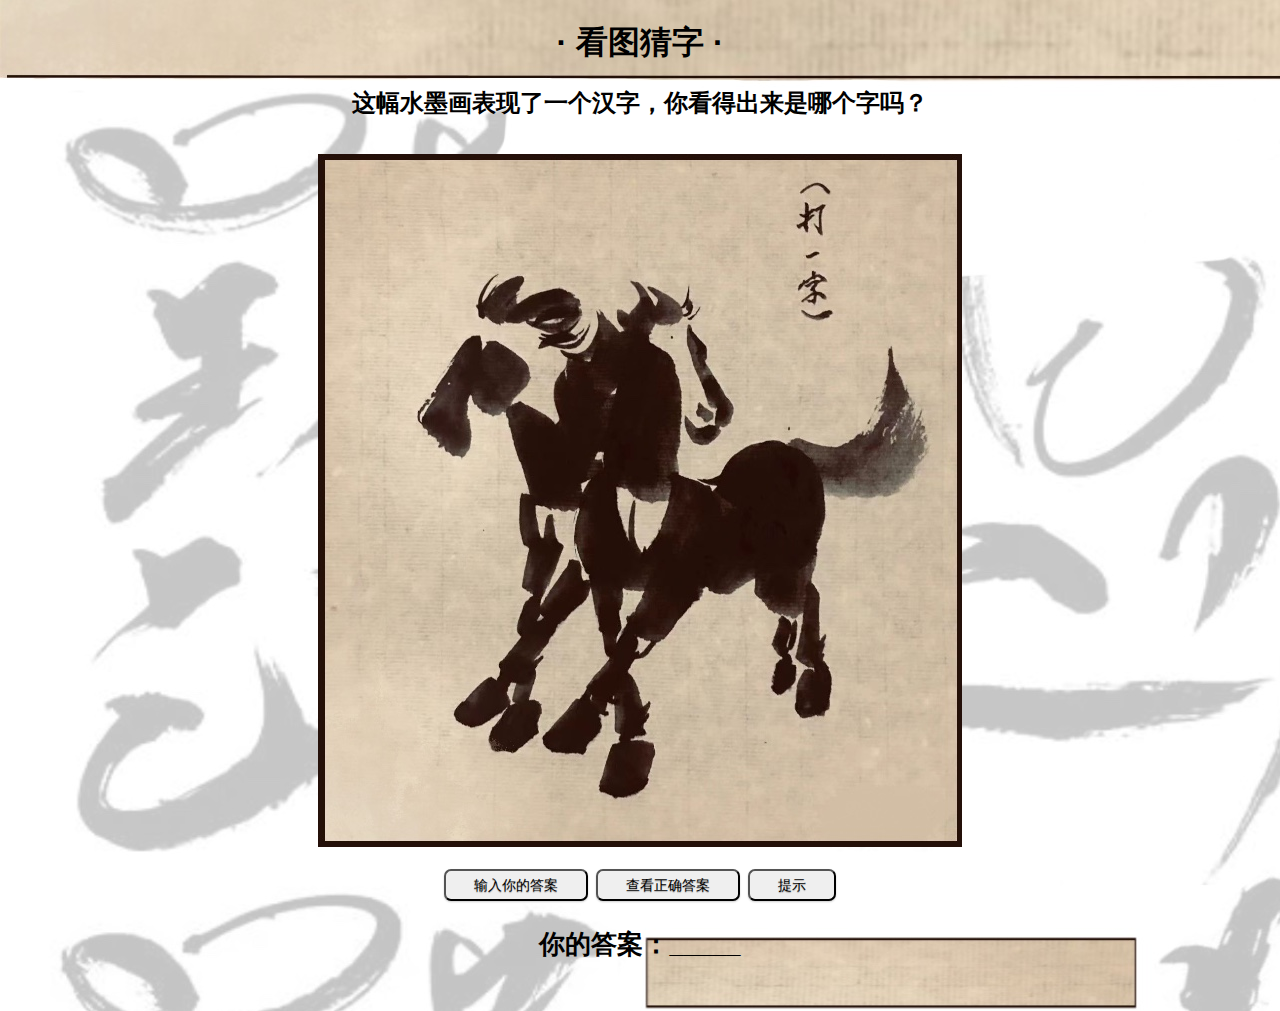
<file: index.html>
<!DOCTYPE html>
<html lang="en">
<head>
  <meta charset="utf-8">
  <link rel="stylesheet" type="text/css" href="styleofpage.css" >
  <script src="puzzle.js"></script>
  <title>My First Puzzle</title>
</head>
<body>
  <h1>·  看图猜字  ·</h1>
  <h2>这幅水墨画表现了一个汉字，你看得出来是哪个字吗？</h2>
  <div style="padding:15px;text-align:center;"">
    <img src="puzzle.jpg">
    <style type="text/css">
</style>
  <br>
  <br>
  <button onclick="enterAnswer()">输入你的答案</button>
  <button onclick="getAnswer()">查看正确答案</button>
  <button onclick="getHint()">提示</button>
  <h3 id="answers"> 你的答案：_____ </h3>
</body>
</html>
</file>
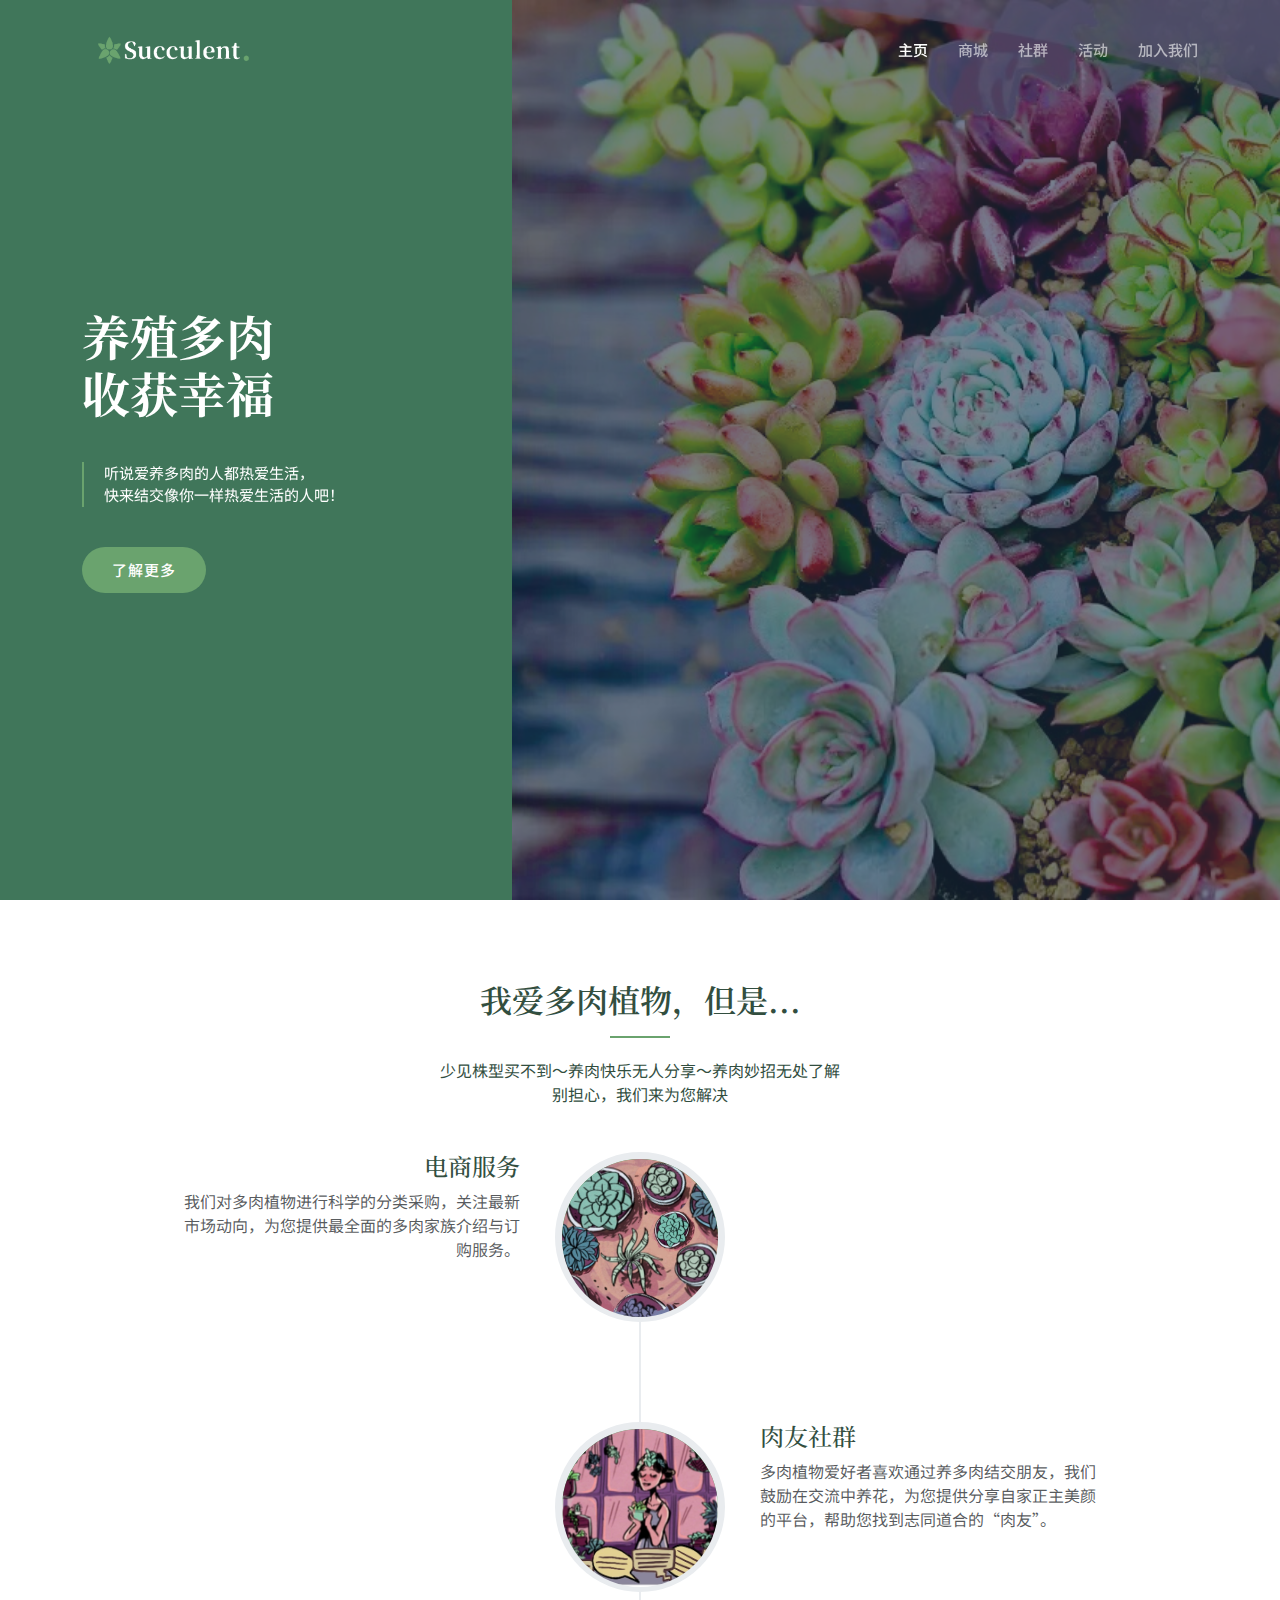
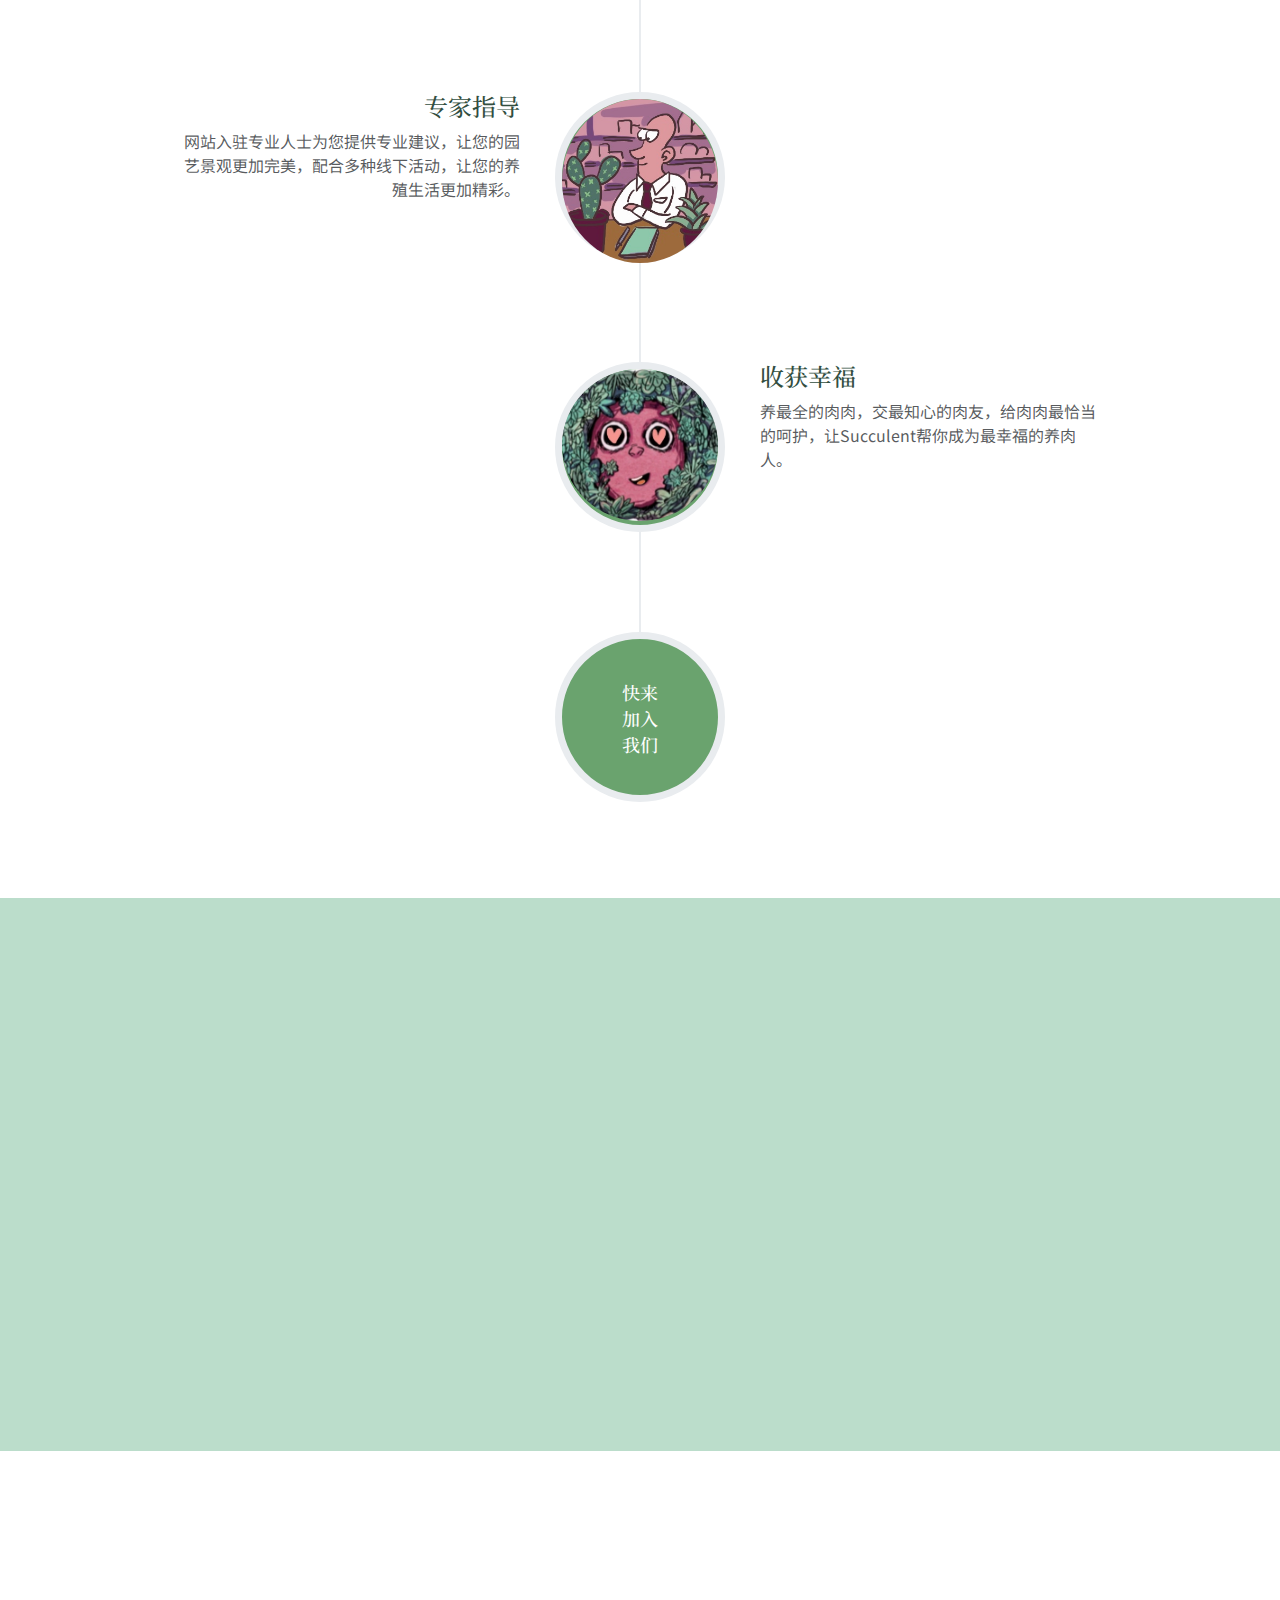
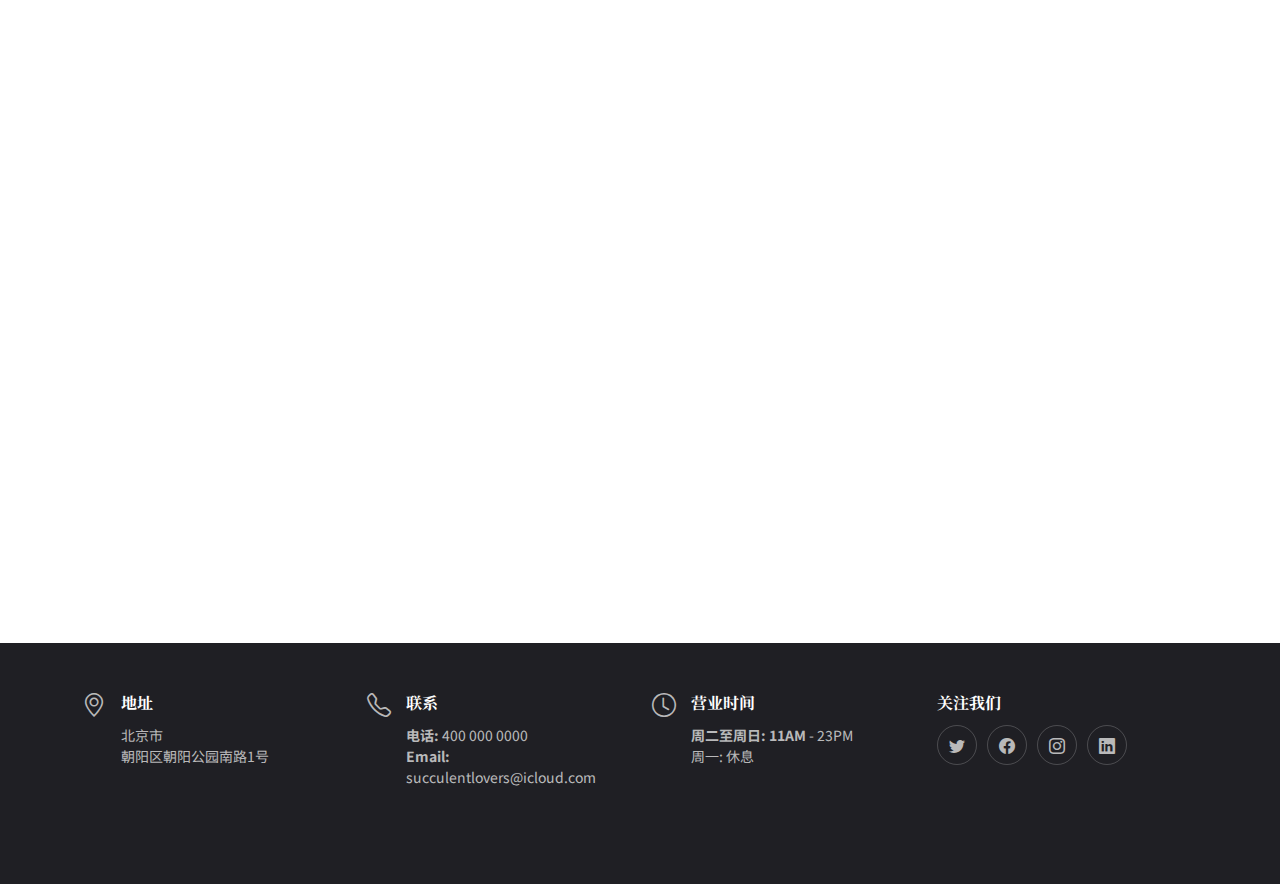
<file: Succulent/index.html>
<!DOCTYPE html>
<html lang="ch">

<head>
  <!-- Global site tag (gtag.js) - Google Analytics -->
<script async src="https://www.googletagmanager.com/gtag/js?id=UA-233933575-1"></script>
<script>
  window.dataLayer = window.dataLayer || [];
  function gtag(){dataLayer.push(arguments);}
  gtag('js', new Date());

  gtag('config', 'UA-233933575-1');
</script>

  <meta charset="utf-8">
  <meta content="width=device-width, initial-scale=1.0" name="viewport">

  <title>Succulent</title>
  <meta content="" name="description">
  <meta content="" name="keywords">

  <!-- Favicons -->
  <link href="assets/img/logo.png" rel="icon">
  <link href="assets/img/logo.png" rel="apple-touch-icon">

  <!-- Google Fonts -->
  <link rel="preconnect" href="https://fonts.googleapis.com">
  <link rel="preconnect" href="https://fonts.gstatic.com" crossorigin>
  <link href="https://fonts.googleapis.com/css2?family=Open+Sans:ital,wght@0,300;0,400;0,500;0,600;0,700;1,300;1,400;1,600;1,700&family=Montserrat:ital,wght@0,300;0,400;0,500;0,600;0,700;1,300;1,400;1,500;1,600;1,700&family=Raleway:ital,wght@0,300;0,400;0,500;0,600;0,700;1,300;1,400;1,500;1,600;1,700&display=swap" rel="stylesheet">

  <!-- Vendor CSS Files -->
  <link href="assets/vendor/bootstrap/css/bootstrap.min.css" rel="stylesheet">
  <link href="assets/vendor/bootstrap-icons/bootstrap-icons.css" rel="stylesheet">
  <link href="assets/vendor/aos/aos.css" rel="stylesheet">
  <link href="assets/vendor/glightbox/css/glightbox.min.css" rel="stylesheet">
  <link href="assets/vendor/swiper/swiper-bundle.min.css" rel="stylesheet">
  <link href="assets/vendor/remixicon/remixicon.css" rel="stylesheet">

  <!-- Template Main CSS File -->
  <link href="assets/css/main.css" rel="stylesheet">

  <!-- =======================================================
  * Template Name: Nova - v1.0.0
  * Template URL: https://bootstrapmade.com/nova-bootstrap-business-template/
  * Author: BootstrapMade.com
  * License: https://bootstrapmade.com/license/
  ======================================================== -->
</head>

<body class="page-index">

  <!-- ======= Header ======= -->
  <header id="header" class="header d-flex align-items-center fixed-top">
    <div class="container-fluid container-xl d-flex align-items-center justify-content-between">
<a class="navbar-brand" href="#"><img src="assets/img/logo2.png"></a>

      <a href="index.html" class="logo d-flex align-items-center">
        <!-- Uncomment the line below if you also wish to use an image logo -->
        <!-- <img src="assets/img/logo.png" alt=""> -->

      </a>

      <i class="mobile-nav-toggle mobile-nav-show bi bi-list"></i>
      <i class="mobile-nav-toggle mobile-nav-hide d-none bi bi-x"></i>

      <nav id="navbar" class="navbar">
        <ul>
          <li><a href="index.html" class="active">主页</a></li>
          <li><a href="portfolio.html">商城</a></li>
          <li><a href="blog.html">社群</a></li>
          <li><a href="services.html">活动</a></li>
          <li><a href="contact.html">加入我们</a></li>
        </ul>
      </nav><!-- .navbar -->

    </div>
  </header><!-- End Header -->

  <!-- ======= Hero Section ======= -->
  <section id="hero" class="hero d-flex align-items-center">
    <div class="container">
      <div class="row">
        <div class="col-xl-4">
          <h2 data-aos="fade-up">养殖多肉<br>收获幸福</h2>
          <blockquote data-aos="fade-up" data-aos-delay="100">
            <p>听说爱养多⾁的⼈都热爱⽣活，<br>快来结交像你⼀样热爱⽣活的⼈吧！ </p>
          </blockquote>
          <div class="d-flex" data-aos="fade-up" data-aos-delay="200">
            <a href="#about" class="btn-get-started">了解更多</a>
            </div>

        </div>
      </div>
    </div>
  </section><!-- End Hero Section -->

  <main id="main">

      <!-- ======= About Section ======= -->
      <!-- About-->
      <section class="page-section" id="about">
          <div class="container">
              <div class="text-center">
                <div class="section-header">
                  <h2>我爱多肉植物，但是...</h2>
                  <p> 少见株型买不到～养肉快乐无人分享～养肉妙招无处了解</p>
                    <p> 别担心，我们来为您解决</p>
                </div>
                  <p></p>
              </div>
              <ul class="timeline">
                  <li>
                      <div class="timeline-image"><img class="rounded-circle img-fluid" src="assets/img/about/1.jpg" alt="..." /></div>
                      <div class="timeline-panel">
                          <div class="timeline-heading">
                              <h4>电商服务</h4>
                              <h4 class="subheading"></h4>
                          </div>
                          <div class="timeline-body"><p class="text-muted">我们对多⾁植物进行科学的分类采购，关注最新市场动向，为您提供最全⾯的多⾁家族介绍与订购服务。</p></div>
                      </div>
                  </li>
                  <li class="timeline-inverted">
                      <div class="timeline-image"><img class="rounded-circle img-fluid" src="assets/img/about/2.jpg" alt="..." /></div>
                      <div class="timeline-panel">
                          <div class="timeline-heading">
                              <h4>肉友社群</h4>
                              <h4 class="subheading"></h4>
                          </div>
                          <div class="timeline-body"><p class="text-muted">多⾁植物爱好者喜欢通过养多⾁结交朋友，我们⿎励在交流中养花，为您提供分享自家正主美颜的平台，帮助您找到志同道合的“⾁友”。</p></div>
                      </div>
                  </li>
                  <li>
                      <div class="timeline-image"><img class="rounded-circle img-fluid" src="assets/img/about/3.jpg" alt="..." /></div>
                      <div class="timeline-panel">
                          <div class="timeline-heading">
                              <h4>专家指导</h4>
                              <h4 class="subheading"></h4>
                          </div>
                          <div class="timeline-body"><p class="text-muted">网站入驻专业人士为您提供专业建议，让您的园艺景观更加完美，配合多种线下活动，让您的养殖生活更加精彩。</p></div>
                      </div>
                  </li>
                  <li class="timeline-inverted">
                      <div class="timeline-image"><img class="rounded-circle img-fluid" src="assets/img/about/4.jpg" alt="..." /></div>
                      <div class="timeline-panel">
                          <div class="timeline-heading">
                              <h4>收获幸福</h4>
                              <h4 class="subheading"></h4>
                          </div>
                          <div class="timeline-body"><p class="text-muted">养最全的肉肉，交最知心的肉友，给肉肉最恰当的呵护，让Succulent帮你成为最幸福的养肉人。 </p></div>
                      </div>
                  </li>



                  <li class="timeline-inverted">
                      <div class="timeline-image">
                          <h4>
                              快来
                              <br />
                                加入
                              <br />
                                我们
                          </h4>
                      </div>
                  </li>
              </ul>
          </div>
      </section>

      <!-- BEGIN:About Skill Section -->
      <section id="opinions" class="opinions" style=" background-color: #bbddcb">
        <div class="container" data-aos="fade-up" >
      <div class="section-header">
        <h2>用户对我们的评价</h2>
        <p>我们会继续努力，持续为您提供优质服务</p>
      </div>

  <div class="aboutPageSection02">
      <div class="container">
          <div class="row">
              <div class="col-xl-6 col-md-5">
                  <div class="abps02Con">
                      <h3 class="secSubTitle text-uppercase">我们的理念</h3>
                      <br>
                      <h2 class="secTitle">为多肉爱好者<br>提供获得幸福的渠道，<br>创造分享幸福的机会。</h2>
                      <p class="secDesc">我们作为桥梁，帮助用户与销售商、其他都肉爱好、园艺专家建立直接或间接的联系。</p>
                  </div>
              </div>
              <div class="col-xl-6 col-md-7">
                  <div class="abps02Con">
                    <h3 class="secSubTitle text-uppercase">相关服务满意度</h3>
                    <br>
                    <h4 class="small font-weight-bold">电商购物 <span
                            class="float-right">87%</span></h4>
                    <div class="progress mb-4">
                        <div class="progress-bar bg-success" role="progressbar" style="width: 87%"
                            aria-valuenow="87" aria-valuemin="0" aria-valuemax="100"></div>
                    </div>
                    <h4 class="small font-weight-bold">社群交流 <span
                            class="float-right">90%</span></h4>
                    <div class="progress mb-4">
                        <div class="progress-bar bg-success" role="progressbar" style="width: 90%"
                            aria-valuenow="90" aria-valuemin="0" aria-valuemax="100"></div>
                    </div>
                    <h4 class="small font-weight-bold">专业指导 <span
                            class="float-right">86%</span></h4>
                    <div class="progress mb-4">
                        <div class="progress-bar bg-success" role="progressbar" style="width: 86%"
                            aria-valuenow="86" aria-valuemin="0" aria-valuemax="100"></div>
                    </div>
                    </div>
                  </div>
              </div>
          </div>
      </div>
  </div>
    </div>
</section>

  <!-- END:About Skill Section -->
  <!-- ======= Book A Table Section ======= -->
  <section id="book-a-table" class="book-a-table">
    <div class="container" data-aos="fade-up">

      <div class="section-header">
        <h2>加入我们</h2>
        <p>成为幸福的肉友</p>
      </div>

      <div class="row g-0">

        <div class="col-lg-4 reservation-img" style="background-image: url(assets/img/signup.png);" data-aos="zoom-out" data-aos-delay="200"></div>

        <div class="col-lg-8 d-flex align-items-center reservation-form-bg">
          <form action="forms/book-a-table.php" method="post" role="form" class="php-email-form" data-aos="fade-up" data-aos-delay="100">
            <div class="row gy-4">
              <div class="col-lg-4 col-md-6">
                <input type="text" name="name" class="form-control" id="name" placeholder="你的昵称" data-rule="minlen:4" data-msg="Please enter at least 4 chars">
                <div class="validate"></div>
              </div>
              <div class="col-lg-4 col-md-6">
                <input type="email" class="form-control" name="email" id="email" placeholder="电子邮件" data-rule="email" data-msg="Please enter a valid email">
                <div class="validate"></div>
              </div>
              <div class="col-lg-4 col-md-6">
                <input type="text" class="form-control" name="phone" id="phone" placeholder="电话号码" data-rule="minlen:4" data-msg="Please enter at least 4 chars">
                <div class="validate"></div>
              </div>
              <div class="col-lg-4 col-md-6">
                <input type="text" name="date" class="form-control" id="date" placeholder="国家" data-rule="minlen:4" data-msg="Please enter at least 4 chars">
                <div class="validate"></div>
              </div>
              <div class="col-lg-4 col-md-6">
                <input type="text" class="form-control" name="time" id="time" placeholder="地区" data-rule="minlen:4" data-msg="Please enter at least 4 chars">
                <div class="validate"></div>
              </div>
              <div class="col-lg-4 col-md-6">
                <input type="number" class="form-control" name="people" id="people" placeholder="出生日期" data-rule="minlen:1" data-msg="Please enter at least 1 chars">
                <div class="validate"></div>
              </div>
            </div>
            <div class="form-group mt-3">
              <textarea class="form-control" name="message" rows="5" placeholder="介绍一下自己吧"></textarea>
              <div class="validate"></div>
            </div>
            <div class="mb-3">
              <div class="loading">Loading</div>
              <div class="error-message"></div>
              <div class="sent-message">Your booking request was sent. We will call back or send an Email to confirm your reservation. Thank you!</div>
            </div>
            <div class="text-center"><button type="submit">下一步</button></div>
          </form>
        </div><!-- End Reservation Form -->

      </div>

    </div>
  </section><!-- End Book A Table Section -->



  <!-- ======= Footer ======= -->
  <footer id="footer" class="footer">

    <div class="container">
      <div class="row gy-3">
        <div class="col-lg-3 col-md-6 d-flex">
          <i class="bi bi-geo-alt icon"></i>
          <div>
            <h4>地址</h4>
            <p>
              北京市 <br>
              朝阳区朝阳公园南路1号<br>
            </p>
          </div>

        </div>

        <div class="col-lg-3 col-md-6 footer-links d-flex">
          <i class="bi bi-telephone icon"></i>
          <div>
            <h4>联系</h4>
            <p>
              <strong>电话:</strong> 400 000 0000<br>
              <strong>Email:</strong> succulentlovers@icloud.com<br>
            </p>
          </div>
        </div>

        <div class="col-lg-3 col-md-6 footer-links d-flex">
          <i class="bi bi-clock icon"></i>
          <div>
            <h4>营业时间</h4>
            <p>
              <strong>周二至周日: 11AM</strong> - 23PM<br>
              周一: 休息
            </p>
          </div>
        </div>

        <div class="col-lg-3 col-md-6 footer-links">
          <h4>关注我们</h4>
          <div class="social-links d-flex">
            <a href="#" class="twitter"><i class="bi bi-twitter"></i></a>
            <a href="#" class="facebook"><i class="bi bi-facebook"></i></a>
            <a href="#" class="instagram"><i class="bi bi-instagram"></i></a>
            <a href="#" class="linkedin"><i class="bi bi-linkedin"></i></a>
          </div>
        </div>

      </div>
    </div>

   

  </footer><!-- End Footer -->
  <!-- End Footer -->

  <a href="#" class="scroll-top d-flex align-items-center justify-content-center"><i class="bi bi-arrow-up-short"></i></a>

  <div id="preloader"></div>

  <!-- Vendor JS Files -->
  <script src="assets/vendor/bootstrap/js/bootstrap.bundle.min.js"></script>
  <script src="assets/vendor/aos/aos.js"></script>
  <script src="assets/vendor/glightbox/js/glightbox.min.js"></script>
  <script src="assets/vendor/swiper/swiper-bundle.min.js"></script>
  <script src="assets/vendor/isotope-layout/isotope.pkgd.min.js"></script>
  <script src="assets/vendor/php-email-form/validate.js"></script>

  <!-- Template Main JS File -->
  <script src="assets/js/main.js"></script>

</body>

</html>
</file>
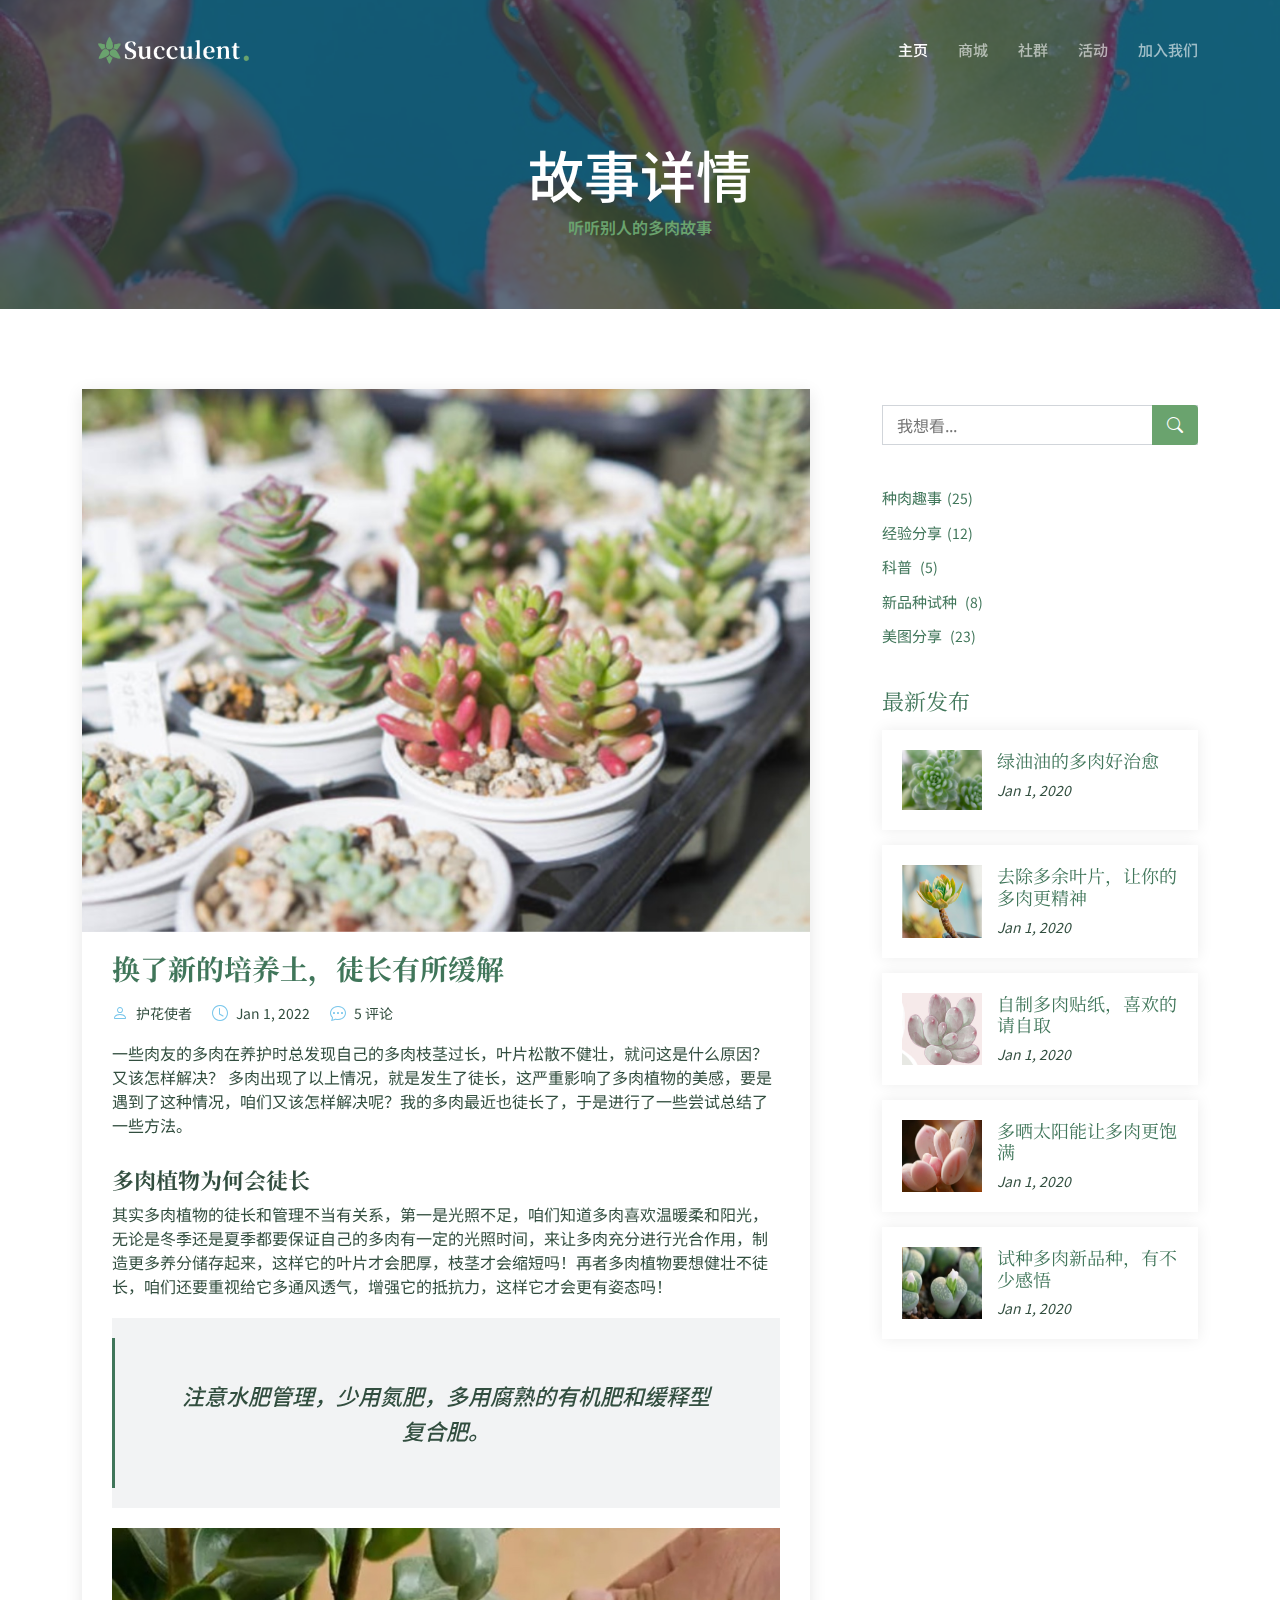
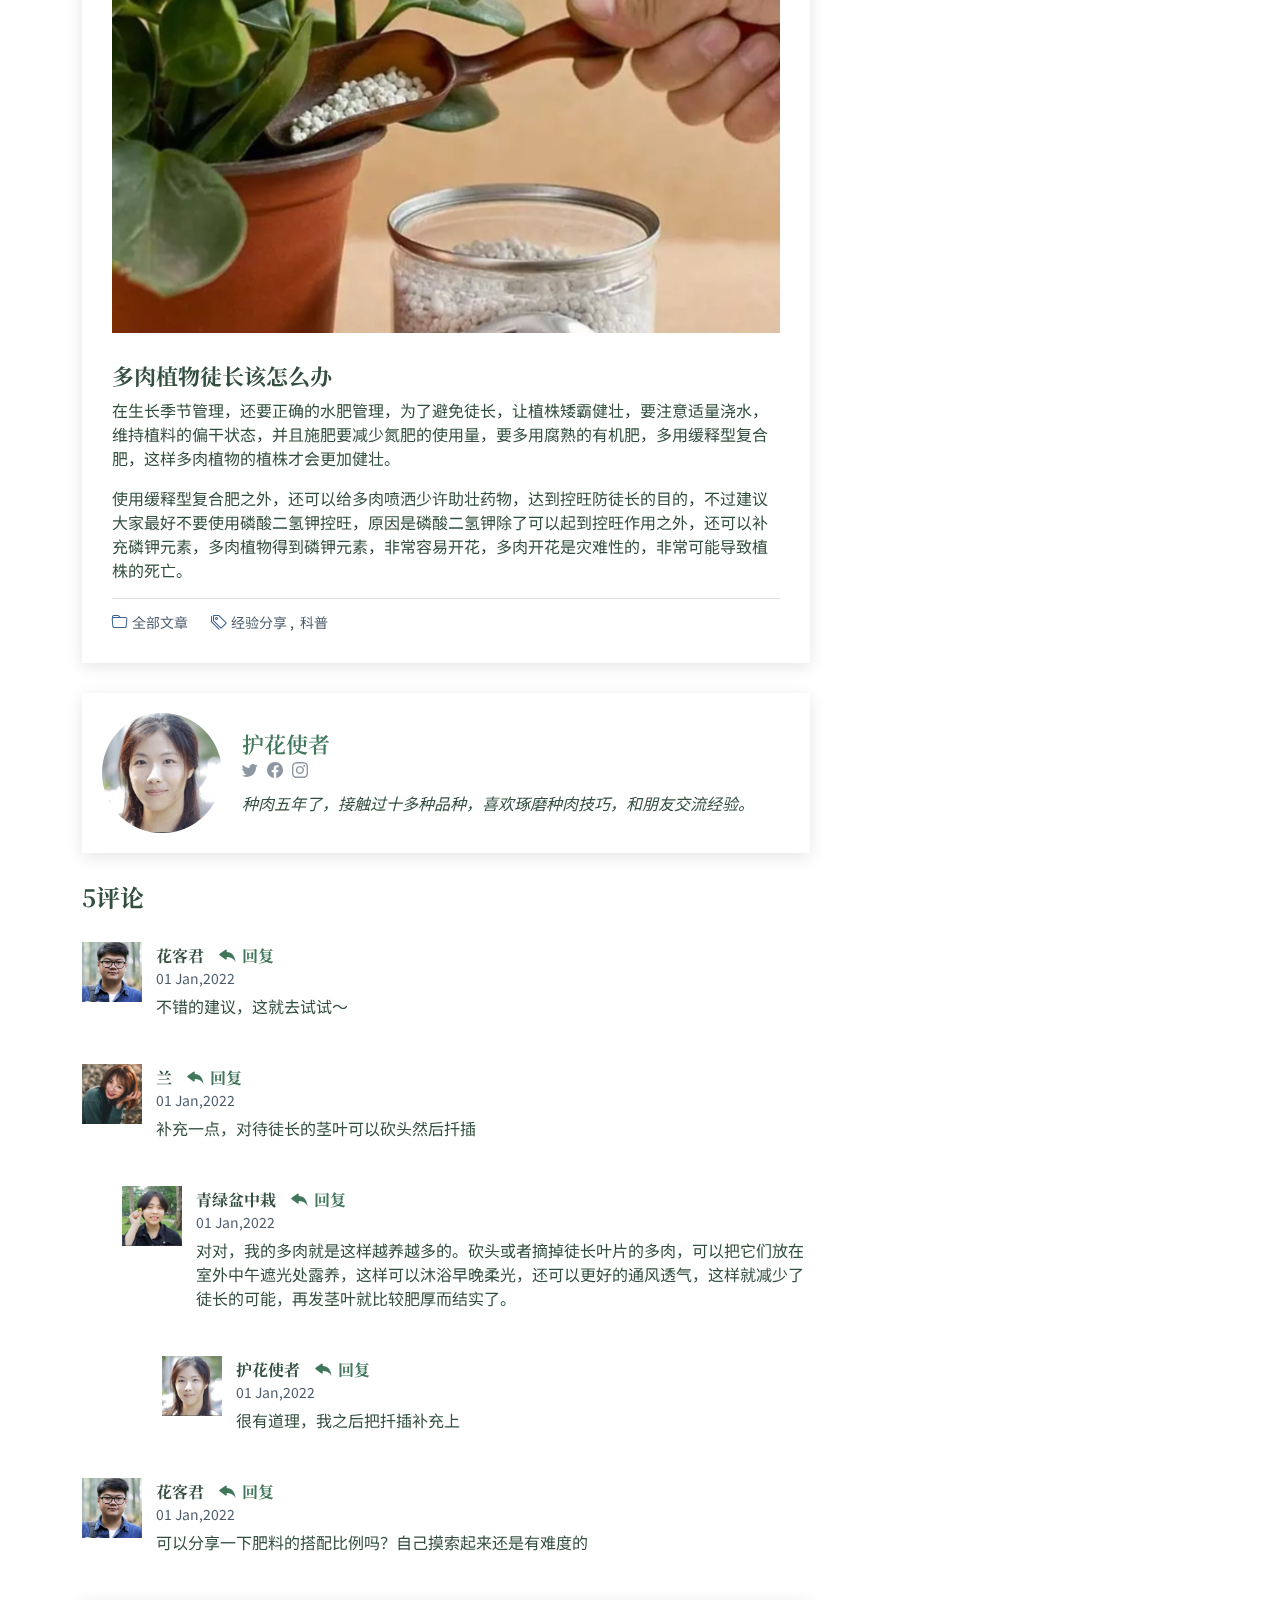
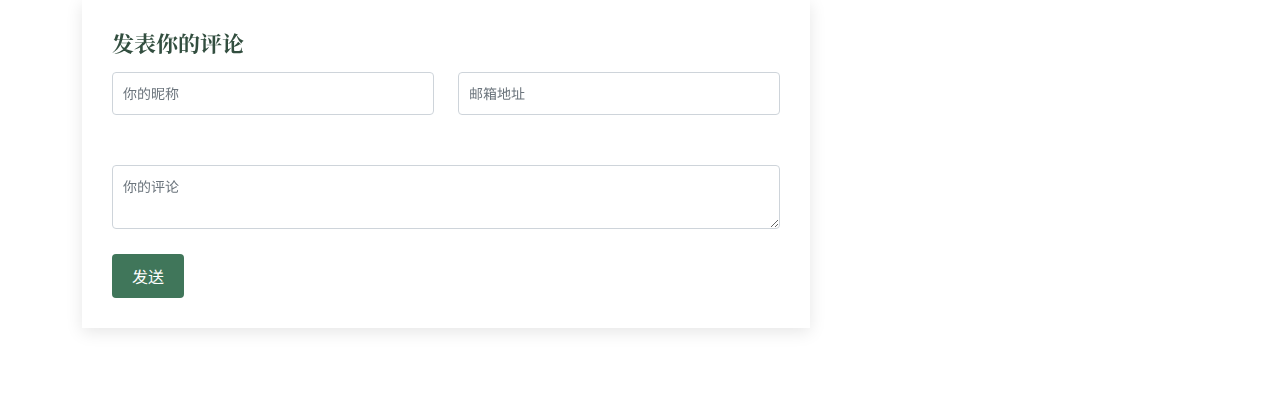
<file: Succulent/blog-details.html>
<!DOCTYPE html>
<html lang="en">

<head>
  <meta charset="utf-8">
  <meta content="width=device-width, initial-scale=1.0" name="viewport">

  <title>Succulent肉友社群</title>
  <meta content="" name="description">
  <meta content="" name="keywords">

  <!-- Favicons -->
  <link href="assets/img/logo.png" rel="icon">
  <link href="assets/img/logo.png" rel="apple-touch-icon">

  <!-- Google Fonts -->
  <link rel="preconnect" href="https://fonts.googleapis.com">
  <link rel="preconnect" href="https://fonts.gstatic.com" crossorigin>
  <link href="https://fonts.googleapis.com/css2?family=Open+Sans:ital,wght@0,300;0,400;0,500;0,600;0,700;1,300;1,400;1,600;1,700&family=Montserrat:ital,wght@0,300;0,400;0,500;0,600;0,700;1,300;1,400;1,500;1,600;1,700&family=Raleway:ital,wght@0,300;0,400;0,500;0,600;0,700;1,300;1,400;1,500;1,600;1,700&display=swap" rel="stylesheet">

  <!-- Vendor CSS Files -->
  <link href="assets/vendor/bootstrap/css/bootstrap.min.css" rel="stylesheet">
  <link href="assets/vendor/bootstrap-icons/bootstrap-icons.css" rel="stylesheet">
  <link href="assets/vendor/aos/aos.css" rel="stylesheet">
  <link href="assets/vendor/glightbox/css/glightbox.min.css" rel="stylesheet">
  <link href="assets/vendor/swiper/swiper-bundle.min.css" rel="stylesheet">
  <link href="assets/vendor/remixicon/remixicon.css" rel="stylesheet">

  <!-- Template Main CSS File -->
  <link href="assets/css/main.css" rel="stylesheet">

  <!-- =======================================================
  * Template Name: Nova - v1.0.0
  * Template URL: https://bootstrapmade.com/nova-bootstrap-business-template/
  * Author: BootstrapMade.com
  * License: https://bootstrapmade.com/license/
  ======================================================== -->
</head>

<body class="page-blog">

  <!-- ======= Header ======= -->
  <header id="header" class="header d-flex align-items-center fixed-top">
    <div class="container-fluid container-xl d-flex align-items-center justify-content-between">
<a class="navbar-brand" href="#"><img src="assets/img/logo2.png"></a>
      <a href="index.html" class="logo d-flex align-items-center">
        <!-- Uncomment the line below if you also wish to use an image logo -->
        <!-- <img src="assets/img/logo.png" alt=""> -->
        <h1 class="d-flex align-items-center"></h1>
      </a>

      <i class="mobile-nav-toggle mobile-nav-show bi bi-list"></i>
      <i class="mobile-nav-toggle mobile-nav-hide d-none bi bi-x"></i>

      <nav id="navbar" class="navbar">
        <ul>
          <li><a href="index.html" class="active">主页</a></li>
          <li><a href="portfolio.html">商城</a></li>
          <li><a href="blog.html">社群</a></li>
          <li><a href="services.html">活动</a></li>
          <li><a href="contact.html">加入我们</a></li>
        </ul>
      </nav><!-- .navbar -->
    </div>
  </header><!-- End Header -->

  <main id="main">

    <!-- ======= Breadcrumbs ======= -->
    <div class="breadcrumbs d-flex align-items-center" style="background-image: url('assets/img/blog-header.jpg');">
      <div class="container position-relative d-flex flex-column align-items-center">

        <h2>故事详情</h2>
        <ol>
          <li>听听别人的多肉故事</li>
        </ol>

      </div>
    </div><!-- End Breadcrumbs -->

    <!-- ======= Blog Details Section ======= -->
    <section id="blog" class="blog">
      <div class="container" data-aos="fade-up">

        <div class="row g-5">

          <div class="col-lg-8" data-aos="fade-up" data-aos-delay="200">

            <article class="blog-details">

              <div class="post-img">
                <img src="assets/img/blog/blog-1.jpg" alt="" class="img-fluid">
              </div>

              <h2 class="title">换了新的培养土，徒长有所缓解</h2>

              <div class="meta-top">
                <ul>
                  <li class="d-flex align-items-center"><i class="bi bi-person"></i> <a href="blog-details.html">护花使者</a></li>
                  <li class="d-flex align-items-center"><i class="bi bi-clock"></i> <a href="blog-details.html"><time datetime="2020-01-01">Jan 1, 2022</time></a></li>
                  <li class="d-flex align-items-center"><i class="bi bi-chat-dots"></i> <a href="blog-details.html">5 评论</a></li>
                </ul>
              </div><!-- End meta top -->

              <div class="content">
                <p>
                  一些肉友的多肉在养护时总发现自己的多肉枝茎过长，叶片松散不健壮，就问这是什么原因？又该怎样解决？
               多肉出现了以上情况，就是发生了徒长，这严重影响了多肉植物的美感，要是遇到了这种情况，咱们又该怎样解决呢？我的多肉最近也徒长了，于是进行了一些尝试总结了一些方法。
                </p>
                <p>

                </p>

                <h3>多肉植物为何会徒长</h3>
                <p>
  其实多肉植物的徒长和管理不当有关系，第一是光照不足，咱们知道多肉喜欢温暖柔和阳光，无论是冬季还是夏季都要保证自己的多肉有一定的光照时间，来让多肉充分进行光合作用，制造更多养分储存起来，这样它的叶片才会肥厚，枝茎才会缩短吗！再者多肉植物要想健壮不徒长，咱们还要重视给它多通风透气，增强它的抵抗力，这样它才会更有姿态吗！
                </p>
                <blockquote>
                  <p>
                注意水肥管理，少用氮肥，多用腐熟的有机肥和缓释型复合肥。
                  </p>
                </blockquote>

                <img src="assets/img/blog/blog-inside-post.jpg" class="img-fluid" alt="">

                <h3>多肉植物徒长该怎么办</h3>
                <p>
                  在生长季节管理，还要正确的水肥管理，为了避免徒长，让植株矮霸健壮，要注意适量浇水，维持植料的偏干状态，并且施肥要减少氮肥的使用量，要多用腐熟的有机肥，多用缓释型复合肥，这样多肉植物的植株才会更加健壮。
                  </p>
                <p>
                  使用缓释型复合肥之外，还可以给多肉喷洒少许助壮药物，达到控旺防徒长的目的，不过建议大家最好不要使用磷酸二氢钾控旺，原因是磷酸二氢钾除了可以起到控旺作用之外，还可以补充磷钾元素，多肉植物得到磷钾元素，非常容易开花，多肉开花是灾难性的，非常可能导致植株的死亡。
                </p>

              </div><!-- End post content -->

              <div class="meta-bottom">
                <i class="bi bi-folder"></i>
                <ul class="cats">
                  <li><a href="#">全部文章</a></li>
                </ul>

                <i class="bi bi-tags"></i>
                <ul class="tags">
                  <li><a href="#">经验分享</a></li>
                  <li><a href="#">科普</a></li>
                </ul>
              </div><!-- End meta bottom -->

            </article><!-- End blog post -->

            <div class="post-author d-flex align-items-center">
              <img src="assets/img/blog/blog-author.jpg" class="rounded-circle flex-shrink-0" alt="">
              <div>
                <h4>护花使者</h4>
                <div class="social-links">
                  <a href="https://twitters.com/#"><i class="bi bi-twitter"></i></a>
                  <a href="https://facebook.com/#"><i class="bi bi-facebook"></i></a>
                  <a href="https://instagram.com/#"><i class="biu bi-instagram"></i></a>
                </div>
                <p>
                  种肉五年了，接触过十多种品种，喜欢琢磨种肉技巧，和朋友交流经验。
                </p>
              </div>
            </div><!-- End post author -->

            <div class="comments">

              <h4 class="comments-count">5评论</h4>

              <div id="comment-1" class="comment">
                <div class="d-flex">
                  <div class="comment-img"><img src="assets/img/blog/comments-1.jpg" alt=""></div>
                  <div>
                    <h5><a href="">花客君</a> <a href="#" class="reply"><i class="bi bi-reply-fill"></i> 回复</a></h5>
                    <time datetime="2020-01-01">01 Jan,2022</time>
                    <p>
                      不错的建议，这就去试试～
                    </p>
                  </div>
                </div>
              </div><!-- End comment #1 -->

              <div id="comment-2" class="comment">
                <div class="d-flex">
                  <div class="comment-img"><img src="assets/img/blog/comments-2.jpg" alt=""></div>
                  <div>
                    <h5><a href="">兰</a> <a href="#" class="reply"><i class="bi bi-reply-fill"></i> 回复</a></h5>
                    <time datetime="2020-01-01">01 Jan,2022</time>
                    <p>
                      补充一点，对待徒长的茎叶可以砍头然后扦插
                    </p>
                  </div>
                </div>

                <div id="comment-reply-1" class="comment comment-reply">
                  <div class="d-flex">
                    <div class="comment-img"><img src="assets/img/blog/comments-3.jpg" alt=""></div>
                    <div>
                      <h5><a href="">青绿盆中栽</a> <a href="#" class="reply"><i class="bi bi-reply-fill"></i> 回复</a></h5>
                      <time datetime="2020-01-01">01 Jan,2022</time>
                      <p>
                        对对，我的多肉就是这样越养越多的。砍头或者摘掉徒长叶片的多肉，可以把它们放在室外中午遮光处露养，这样可以沐浴早晚柔光，还可以更好的通风透气，这样就减少了徒长的可能，再发茎叶就比较肥厚而结实了。
                      </p>
                    </div>
                  </div>

                  <div id="comment-reply-2" class="comment comment-reply">
                    <div class="d-flex">
                      <div class="comment-img"><img src="assets/img/blog/comments-4.jpg" alt=""></div>
                      <div>
                        <h5><a href="">护花使者</a> <a href="#" class="reply"><i class="bi bi-reply-fill"></i> 回复</a></h5>
                        <time datetime="2020-01-01">01 Jan,2022</time>
                        <p>
                          很有道理，我之后把扦插补充上
                        </p>
                      </div>
                    </div>

                  </div><!-- End comment reply #2-->

                </div><!-- End comment reply #1-->

              </div><!-- End comment #2-->

              <div id="comment-3" class="comment">
                <div class="d-flex">
                  <div class="comment-img"><img src="assets/img/blog/comments-1.jpg" alt=""></div>
                  <div>
                    <h5><a href="">花客君</a> <a href="#" class="reply"><i class="bi bi-reply-fill"></i> 回复</a></h5>
                    <time datetime="2020-01-01">01 Jan,2022</time>
                    <p>
                      可以分享一下肥料的搭配比例吗？自己摸索起来还是有难度的
                    </p>
                  </div>
                </div>

              </div><!-- End comment #3 -->



              <div class="reply-form">

                <h4>发表你的评论</h4>
                <p></p>
                <form action="">
                  <div class="row">
                    <div class="col-md-6 form-group">
                      <input name="name" type="text" class="form-control" placeholder="你的昵称">
                    </div>
                    <div class="col-md-6 form-group">
                      <input name="email" type="text" class="form-control" placeholder="邮箱地址">
                    </div>
                  </div>
                  <div class="row">
                    <div class="col form-group">

                    </div>
                  </div>
                  <div class="row">
                    <div class="col form-group">
                      <textarea name="comment" class="form-control" placeholder="你的评论"></textarea>
                    </div>
                  </div>
                  <button type="submit" class="btn btn-primary">发送</button>

                </form>

              </div>

            </div><!-- End blog comments -->

          </div>

          <div class="col-lg-4" data-aos="fade-up" data-aos-delay="400">

            <div class="sidebar ps-lg-4">

              <div class="sidebar-item search-form">
                <h3 class="sidebar-title"></h3>
                <form action="" class="mt-3">
                  <input type="text"  placeholder="我想看...">
                  <button type="submit"><i class="bi bi-search"></i></button>
                </form>
              </div><!-- End sidebar search formn-->


              <div class="sidebar-item categories">
                <ul class="mt-3">
                  <li><a href="#"> 种肉趣事<span>(25)</span></a></li>
                  <li><a href="#">经验分享<span>(12)</span></a></li>
                  <li><a href="#">科普 <span>(5)</span></a></li>
                  <li><a href="#">新品种试种 <span>(8)</span></a></li>
                  <li><a href="#">美图分享 <span>(23)</span></a></li>

                </ul>
              </div><!-- End sidebar categories-->


              <div class="sidebar-item recent-posts">
                <h3 class="sidebar-title">最新发布</h3>

                <div class="mt-3">

                  <div class="post-item mt-3">
                    <img src="assets/img/blog/blog-recent-1.jpg" alt="" class="flex-shrink-0">
                    <div>
                      <h4><a href="blog-post.html">绿油油的多肉好治愈</a></h4>
                      <time datetime="2020-01-01">Jan 1, 2020</time>
                    </div>
                  </div><!-- End recent post item-->

                  <div class="post-item">
                    <img src="assets/img/blog/blog-recent-2.jpg" alt="" class="flex-shrink-0">
                    <div>
                      <h4><a href="blog-post.html">去除多余叶片，让你的多肉更精神</a></h4>
                      <time datetime="2020-01-01">Jan 1, 2020</time>
                    </div>
                  </div><!-- End recent post item-->

                  <div class="post-item">
                    <img src="assets/img/blog/blog-recent-3.jpg" alt="" class="flex-shrink-0">
                    <div>
                      <h4><a href="blog-post.html">自制多肉贴纸，喜欢的请自取</a></h4>
                      <time datetime="2020-01-01">Jan 1, 2020</time>
                    </div>
                  </div><!-- End recent post item-->

                  <div class="post-item">
                    <img src="assets/img/blog/blog-recent-4.jpg" alt="" class="flex-shrink-0">
                    <div>
                      <h4><a href="blog-post.html">多晒太阳能让多肉更饱满</a></h4>
                      <time datetime="2020-01-01">Jan 1, 2020</time>
                    </div>
                  </div><!-- End recent post item-->

                  <div class="post-item">
                    <img src="assets/img/blog/blog-recent-5.jpg" alt="" class="flex-shrink-0">
                    <div>
                      <h4><a href="blog-post.html">试种多肉新品种，有不少感悟</a></h4>
                      <time datetime="2020-01-01">Jan 1, 2020</time>
                    </div>
                  </div><!-- End recent post item-->

                </div>

              </div><!-- End sidebar recent posts-->


            </div><!-- End Blog Sidebar -->

          </div>
        </div>

      </div>
    </section><!-- End Blog Details Section -->

  </main><!-- End #main -->



  <a href="#" class="scroll-top d-flex align-items-center justify-content-center"><i class="bi bi-arrow-up-short"></i></a>

  <div id="preloader"></div>

  <!-- Vendor JS Files -->
  <script src="assets/vendor/bootstrap/js/bootstrap.bundle.min.js"></script>
  <script src="assets/vendor/aos/aos.js"></script>
  <script src="assets/vendor/glightbox/js/glightbox.min.js"></script>
  <script src="assets/vendor/swiper/swiper-bundle.min.js"></script>
  <script src="assets/vendor/isotope-layout/isotope.pkgd.min.js"></script>
  <script src="assets/vendor/php-email-form/validate.js"></script>

  <!-- Template Main JS File -->
  <script src="assets/js/main.js"></script>

</body>

</html>
</file>
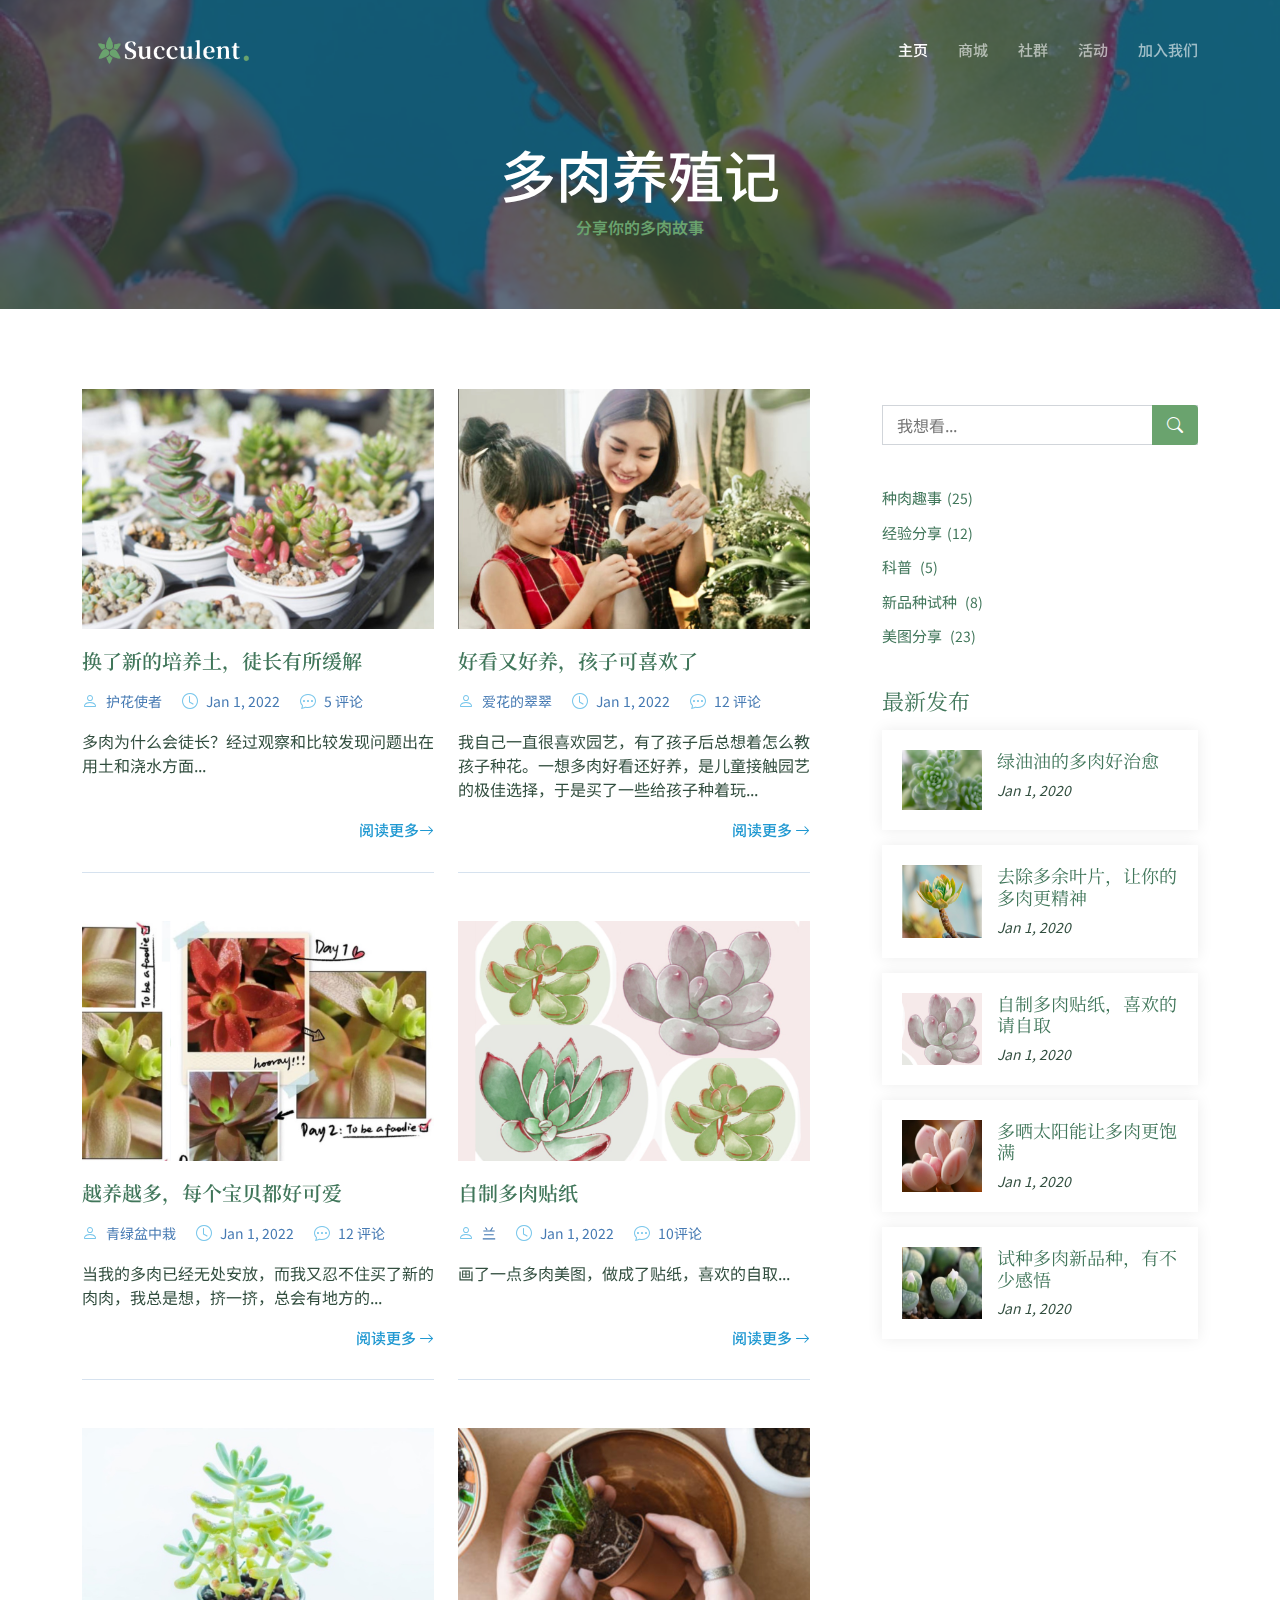
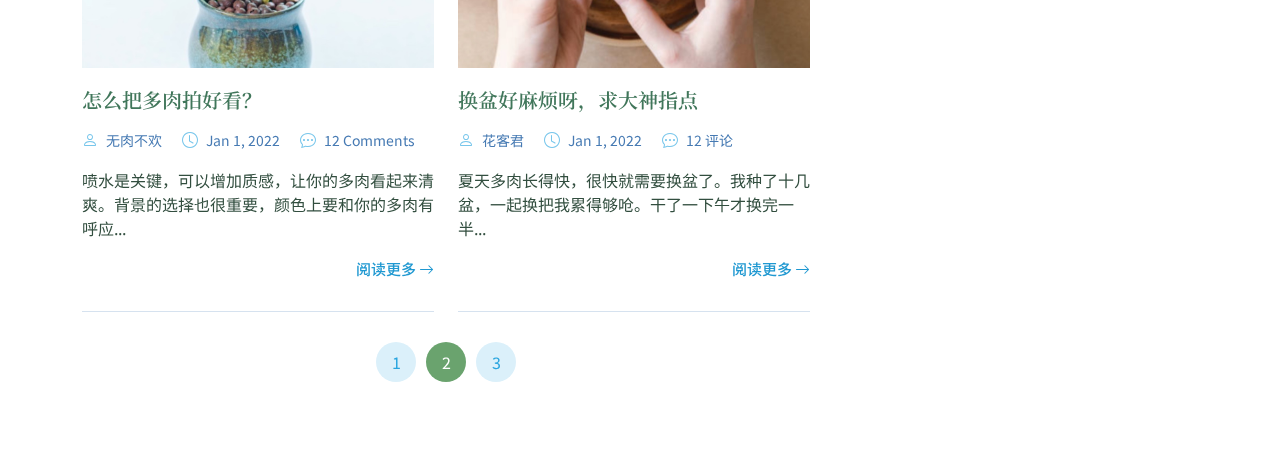
<file: Succulent/blog.html>
<!DOCTYPE html>
<html lang="ch">

<head>
  <meta charset="utf-8">
  <meta content="width=device-width, initial-scale=1.0" name="viewport">

 <title>Succulent肉友社群</title>
  <meta content="" name="description">
  <meta content="" name="keywords">

  <!-- Favicons -->
  <link href="assets/img/logo.png" rel="icon">
  <link href="assets/img/logo.png" rel="apple-touch-icon">
  
  
  <!-- Google Fonts -->
  <link rel="preconnect" href="https://fonts.googleapis.com">
  <link rel="preconnect" href="https://fonts.gstatic.com" crossorigin>
  <link href="https://fonts.googleapis.com/css2?family=Open+Sans:ital,wght@0,300;0,400;0,500;0,600;0,700;1,300;1,400;1,600;1,700&family=Montserrat:ital,wght@0,300;0,400;0,500;0,600;0,700;1,300;1,400;1,500;1,600;1,700&family=Raleway:ital,wght@0,300;0,400;0,500;0,600;0,700;1,300;1,400;1,500;1,600;1,700&display=swap" rel="stylesheet">

  <!-- Vendor CSS Files -->
  <link href="assets/vendor/bootstrap/css/bootstrap.min.css" rel="stylesheet">
  <link href="assets/vendor/bootstrap-icons/bootstrap-icons.css" rel="stylesheet">
  <link href="assets/vendor/aos/aos.css" rel="stylesheet">
  <link href="assets/vendor/glightbox/css/glightbox.min.css" rel="stylesheet">
  <link href="assets/vendor/swiper/swiper-bundle.min.css" rel="stylesheet">
  <link href="assets/vendor/remixicon/remixicon.css" rel="stylesheet">

  <!-- Template Main CSS File -->
  <link href="assets/css/main.css" rel="stylesheet">

  <!-- =======================================================
  * Template Name: Nova - v1.0.0
  * Template URL: https://bootstrapmade.com/nova-bootstrap-business-template/
  * Author: BootstrapMade.com
  * License: https://bootstrapmade.com/license/
  ======================================================== -->
</head>

<body class="page-blog">

  <!-- ======= Header ======= -->
  <header id="header" class="header d-flex align-items-center fixed-top">
    <div class="container-fluid container-xl d-flex align-items-center justify-content-between">
<a class="navbar-brand" href="#"><img src="assets/img/logo2.png"></a>
      <a href="index.html" class="logo d-flex align-items-center">
        <!-- Uncomment the line below if you also wish to use an image logo -->
        <!-- <img src="assets/img/logo.png" alt=""> -->
        <h1 class="d-flex align-items-center"></h1>
      </a>

      <i class="mobile-nav-toggle mobile-nav-show bi bi-list"></i>
      <i class="mobile-nav-toggle mobile-nav-hide d-none bi bi-x"></i>

      <nav id="navbar" class="navbar">
        <ul>
          <li><a href="index.html" class="active">主页</a></li>
          <li><a href="portfolio.html">商城</a></li>
          <li><a href="blog.html">社群</a></li>
                    <li><a href="services.html">活动</a></li>
          <li><a href="contact.html">加入我们</a></li>
        </ul>
      </nav><!-- .navbar -->

    </div>
  </header><!-- End Header -->

  <main id="main">

    <!-- ======= Breadcrumbs ======= -->
    <div class="breadcrumbs d-flex align-items-center" style="background-image: url('assets/img/blog-header.jpg');">
      <div class="container position-relative d-flex flex-column align-items-center">

        <h2>多肉养殖记</h2>
        <ol>
          <li>分享你的多肉故事</li>
        </ol>
      </div>
    </div><!-- End Breadcrumbs -->

    <!-- ======= Blog Section ======= -->
    <section id="blog" class="blog">
      <div class="container" data-aos="fade-up">

        <div class="row g-5">

          <div class="col-lg-8" data-aos="fade-up" data-aos-delay="200">

            <div class="row gy-5 posts-list">

              <div class="col-lg-6">
                <article class="d-flex flex-column">

                  <div class="post-img">
                    <img src="assets/img/blog/blog-1.jpg" alt="" class="img-fluid">
                  </div>

                  <h2 class="title">
                    <a href="blog-details.html">换了新的培养土，徒长有所缓解</a>
                  </h2>

                  <div class="meta-top">
                    <ul>
                      <li class="d-flex align-items-center"><i class="bi bi-person"></i> <a href="blog-details.html">护花使者</a></li>
                      <li class="d-flex align-items-center"><i class="bi bi-clock"></i> <a href="blog-details.html"><time datetime="2022-01-01">Jan 1, 2022</time></a></li>
                      <li class="d-flex align-items-center"><i class="bi bi-chat-dots"></i> <a href="blog-details.html">5 评论</a></li>
                    </ul>
                  </div>

                  <div class="content">
                    <p>
                      多肉为什么会徒长？经过观察和比较发现问题出在用土和浇水方面...
                    </p>
                  </div>

                  <div class="read-more mt-auto align-self-end">
                    <a href="blog-details.html">阅读更多<i class="bi bi-arrow-right"></i></a>
                  </div>

                </article>
              </div><!-- End post list item -->

              <div class="col-lg-6">
                <article class="d-flex flex-column">

                  <div class="post-img">
                    <img src="assets/img/blog/blog-2.jpg" alt="" class="img-fluid">
                  </div>

                  <h2 class="title">
                    <a href="blog-details.html">好看又好养，孩子可喜欢了 </a>
                  </h2>

                  <div class="meta-top">
                    <ul>
                      <li class="d-flex align-items-center"><i class="bi bi-person"></i> <a href="blog-details.html">爱花的翠翠</a></li>
                      <li class="d-flex align-items-center"><i class="bi bi-clock"></i> <a href="blog-details.html"><time datetime="2022-01-01">Jan 1, 2022</time></a></li>
                      <li class="d-flex align-items-center"><i class="bi bi-chat-dots"></i> <a href="blog-details.html">12 评论</a></li>
                    </ul>
                  </div>

                  <div class="content">
                    <p>
                    我自己一直很喜欢园艺，有了孩子后总想着怎么教孩子种花。一想多肉好看还好养，是儿童接触园艺的极佳选择，于是买了一些给孩子种着玩...
                    </p>
                  </div>

                  <div class="read-more mt-auto align-self-end">
                    <a href="blog-details.html">阅读更多 <i class="bi bi-arrow-right"></i></a>
                  </div>

                </article>
              </div><!-- End post list item -->

              <div class="col-lg-6">
                <article class="d-flex flex-column">

                  <div class="post-img">
                    <img src="assets/img/blog/blog-3.jpg" alt="" class="img-fluid">
                  </div>

                  <h2 class="title">
                    <a href="blog-details.html">越养越多，每个宝贝都好可爱</a>
                  </h2>

                  <div class="meta-top">
                    <ul>
                      <li class="d-flex align-items-center"><i class="bi bi-person"></i> <a href="blog-details.html">青绿盆中栽</a></li>
                      <li class="d-flex align-items-center"><i class="bi bi-clock"></i> <a href="blog-details.html"><time datetime="2022-01-01">Jan 1, 2022</time></a></li>
                      <li class="d-flex align-items-center"><i class="bi bi-chat-dots"></i> <a href="blog-details.html">12 评论</a></li>
                    </ul>
                  </div>

                  <div class="content">
                    <p>
                      当我的多肉已经无处安放，而我又忍不住买了新的肉肉，我总是想，挤一挤，总会有地方的...
                    </p>
                  </div>

                  <div class="read-more mt-auto align-self-end">
                    <a href="blog-details.html">阅读更多 <i class="bi bi-arrow-right"></i></a>
                  </div>

                </article>
              </div><!-- End post list item -->

              <div class="col-lg-6">
                <article class="d-flex flex-column">

                  <div class="post-img">
                    <img src="assets/img/blog/blog-4.jpg" alt="" class="img-fluid">
                  </div>

                  <h2 class="title">
                    <a href="blog-details.html">自制多肉贴纸</a>
                  </h2>

                  <div class="meta-top">
                    <ul>
                      <li class="d-flex align-items-center"><i class="bi bi-person"></i> <a href="blog-details.html">兰</a></li>
                      <li class="d-flex align-items-center"><i class="bi bi-clock"></i> <a href="blog-details.html"><time datetime="2022-01-01">Jan 1, 2022</time></a></li>
                      <li class="d-flex align-items-center"><i class="bi bi-chat-dots"></i> <a href="blog-details.html">10评论</a></li>
                    </ul>
                  </div>

                  <div class="content">
                    <p>
                      画了一点多肉美图，做成了贴纸，喜欢的自取...
                    </p>
                  </div>

                  <div class="read-more mt-auto align-self-end">
                    <a href="blog-details.html">阅读更多 <i class="bi bi-arrow-right"></i></a>
                  </div>

                </article>
              </div><!-- End post list item -->

              <div class="col-lg-6">
                <article class="d-flex flex-column">

                  <div class="post-img">
                    <img src="assets/img/blog/blog-5.jpg" alt="" class="img-fluid">
                  </div>

                  <h2 class="title">
                    <a href="blog-details.html">怎么把多肉拍好看？</a>
                  </h2>

                  <div class="meta-top">
                    <ul>
                      <li class="d-flex align-items-center"><i class="bi bi-person"></i> <a href="blog-details.html">无肉不欢</a></li>
                      <li class="d-flex align-items-center"><i class="bi bi-clock"></i> <a href="blog-details.html"><time datetime="2022-01-01">Jan 1, 2022</time></a></li>
                      <li class="d-flex align-items-center"><i class="bi bi-chat-dots"></i> <a href="blog-details.html">12 Comments</a></li>
                    </ul>
                  </div>

                  <div class="content">
                    <p>
                    喷水是关键，可以增加质感，让你的多肉看起来清爽。背景的选择也很重要，颜色上要和你的多肉有呼应...
                    </p>
                  </div>

                  <div class="read-more mt-auto align-self-end">
                    <a href="blog-details.html">阅读更多 <i class="bi bi-arrow-right"></i></a>
                  </div>

                </article>
              </div><!-- End post list item -->

              <div class="col-lg-6">
                <article class="d-flex flex-column">

                  <div class="post-img">
                    <img src="assets/img/blog/blog-6.jpg" alt="" class="img-fluid">
                  </div>

                  <h2 class="title">
                    <a href="blog-details.html">换盆好麻烦呀，求大神指点</a>
                  </h2>

                  <div class="meta-top">
                    <ul>
                      <li class="d-flex align-items-center"><i class="bi bi-person"></i> <a href="blog-details.html">花客君</a></li>
                      <li class="d-flex align-items-center"><i class="bi bi-clock"></i> <a href="blog-details.html"><time datetime="2022-01-01">Jan 1, 2022</time></a></li>
                      <li class="d-flex align-items-center"><i class="bi bi-chat-dots"></i> <a href="blog-details.html">12 评论</a></li>
                    </ul>
                  </div>

                  <div class="content">
                    <p>
                      夏天多肉长得快，很快就需要换盆了。我种了十几盆，一起换把我累得够呛。干了一下午才换完一半...
                    </p>
                  </div>

                  <div class="read-more mt-auto align-self-end">
                    <a href="blog-details.html">阅读更多 <i class="bi bi-arrow-right"></i></a>
                  </div>

                </article>
              </div><!-- End post list item -->

            </div><!-- End blog posts list -->

            <div class="blog-pagination">
              <ul class="justify-content-center">
                <li><a href="#">1</a></li>
                <li class="active"><a href="#">2</a></li>
                <li><a href="#">3</a></li>
              </ul>
            </div><!-- End blog pagination -->

          </div>

          <div class="col-lg-4" data-aos="fade-up" data-aos-delay="400">

            <div class="sidebar ps-lg-4">

              <div class="sidebar-item search-form">
                <h3 class="sidebar-title"></h3>
                <form action="" class="mt-3">
                  <input type="text"  placeholder="我想看...">
                  <button type="submit"><i class="bi bi-search"></i></button>




                </form>
              </div><!-- End sidebar search formn-->

              <div class="sidebar-item categories">
                <ul class="mt-3">
                  <li><a href="#"> 种肉趣事<span>(25)</span></a></li>
                  <li><a href="#">经验分享<span>(12)</span></a></li>
                  <li><a href="#">科普 <span>(5)</span></a></li>
                  <li><a href="#">新品种试种 <span>(8)</span></a></li>
                  <li><a href="#">美图分享 <span>(23)</span></a></li>

                </ul>
              </div><!-- End sidebar categories-->

              <div class="sidebar-item recent-posts">
                <h3 class="sidebar-title">最新发布</h3>

                <div class="mt-3">

                  <div class="post-item mt-3">
                    <img src="assets/img/blog/blog-recent-1.jpg" alt="" class="flex-shrink-0">
                    <div>
                      <h4><a href="blog-post.html">绿油油的多肉好治愈</a></h4>
                      <time datetime="2020-01-01">Jan 1, 2020</time>
                    </div>
                  </div><!-- End recent post item-->

                  <div class="post-item">
                    <img src="assets/img/blog/blog-recent-2.jpg" alt="" class="flex-shrink-0">
                    <div>
                      <h4><a href="blog-post.html">去除多余叶片，让你的多肉更精神</a></h4>
                      <time datetime="2020-01-01">Jan 1, 2020</time>
                    </div>
                  </div><!-- End recent post item-->

                  <div class="post-item">
                    <img src="assets/img/blog/blog-recent-3.jpg" alt="" class="flex-shrink-0">
                    <div>
                      <h4><a href="blog-post.html">自制多肉贴纸，喜欢的请自取</a></h4>
                      <time datetime="2020-01-01">Jan 1, 2020</time>
                    </div>
                  </div><!-- End recent post item-->

                  <div class="post-item">
                    <img src="assets/img/blog/blog-recent-4.jpg" alt="" class="flex-shrink-0">
                    <div>
                      <h4><a href="blog-post.html">多晒太阳能让多肉更饱满</a></h4>
                      <time datetime="2020-01-01">Jan 1, 2020</time>
                    </div>
                  </div><!-- End recent post item-->

                  <div class="post-item">
                    <img src="assets/img/blog/blog-recent-5.jpg" alt="" class="flex-shrink-0">
                    <div>
                      <h4><a href="blog-post.html">试种多肉新品种，有不少感悟</a></h4>
                      <time datetime="2020-01-01">Jan 1, 2020</time>
                    </div>
                  </div><!-- End recent post item-->

                </div>

              </div><!-- End sidebar recent posts-->



            </div><!-- End Blog Sidebar -->

          </div>

        </div>

      </div>
    </section><!-- End Blog Section -->

  </main><!-- End #main -->



  <a href="#" class="scroll-top d-flex align-items-center justify-content-center"><i class="bi bi-arrow-up-short"></i></a>

  <div id="preloader"></div>

  <!-- Vendor JS Files -->
  <script src="assets/vendor/bootstrap/js/bootstrap.bundle.min.js"></script>
  <script src="assets/vendor/aos/aos.js"></script>
  <script src="assets/vendor/glightbox/js/glightbox.min.js"></script>
  <script src="assets/vendor/swiper/swiper-bundle.min.js"></script>
  <script src="assets/vendor/isotope-layout/isotope.pkgd.min.js"></script>
  <script src="assets/vendor/php-email-form/validate.js"></script>

  <!-- Template Main JS File -->
  <script src="assets/js/main.js"></script>

</body>

</html>
</file>
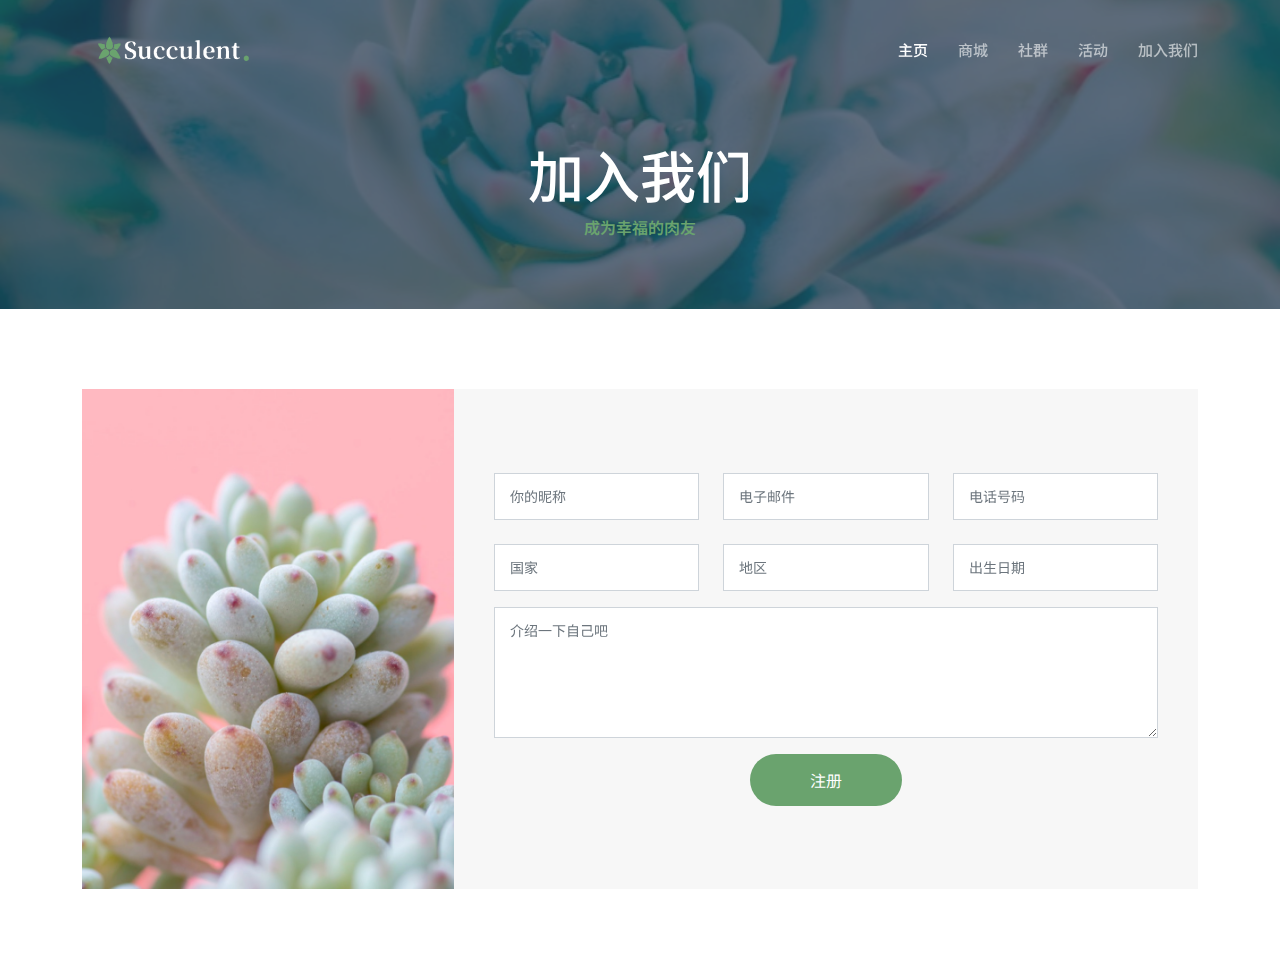
<file: Succulent/contact.html>
<!DOCTYPE html>
<html lang="ch">

<head>
  <meta charset="utf-8">
  <meta content="width=device-width, initial-scale=1.0" name="viewport">

  <title>Succulent成员</title>
  <meta content="" name="description">
  <meta content="" name="keywords">

  <!-- Favicons -->
  <link href="assets/img/logo.png" rel="icon">
  <link href="assets/img/logo.png" rel="apple-touch-icon">

  <!-- Google Fonts -->
  <link rel="preconnect" href="https://fonts.googleapis.com">
  <link rel="preconnect" href="https://fonts.gstatic.com" crossorigin>
  <link href="https://fonts.googleapis.com/css2?family=Open+Sans:ital,wght@0,300;0,400;0,500;0,600;0,700;1,300;1,400;1,600;1,700&family=Montserrat:ital,wght@0,300;0,400;0,500;0,600;0,700;1,300;1,400;1,500;1,600;1,700&family=Raleway:ital,wght@0,300;0,400;0,500;0,600;0,700;1,300;1,400;1,500;1,600;1,700&display=swap" rel="stylesheet">

  <!-- Vendor CSS Files -->
  <link href="assets/vendor/bootstrap/css/bootstrap.min.css" rel="stylesheet">
  <link href="assets/vendor/bootstrap-icons/bootstrap-icons.css" rel="stylesheet">
  <link href="assets/vendor/aos/aos.css" rel="stylesheet">
  <link href="assets/vendor/glightbox/css/glightbox.min.css" rel="stylesheet">
  <link href="assets/vendor/swiper/swiper-bundle.min.css" rel="stylesheet">
  <link href="assets/vendor/remixicon/remixicon.css" rel="stylesheet">

  <!-- Template Main CSS File -->
  <link href="assets/css/main.css" rel="stylesheet">

  <!-- =======================================================
  * Template Name: Nova - v1.0.0
  * Template URL: https://bootstrapmade.com/nova-bootstrap-business-template/
  * Author: BootstrapMade.com
  * License: https://bootstrapmade.com/license/
  ======================================================== -->
</head>

<body class="page-contact">

  <!-- ======= Header ======= -->
  <header id="header" class="header d-flex align-items-center fixed-top">
    <div class="container-fluid container-xl d-flex align-items-center justify-content-between">
<a class="navbar-brand" href="#"><img src="assets/img/logo2.png"></a>
      <a href="index.html" class="logo d-flex align-items-center">
        <!-- Uncomment the line below if you also wish to use an image logo -->
        <!-- <img src="assets/img/logo.png" alt=""> -->
        <h1 class="d-flex align-items-center"></h1>
      </a>

      <i class="mobile-nav-toggle mobile-nav-show bi bi-list"></i>
      <i class="mobile-nav-toggle mobile-nav-hide d-none bi bi-x"></i>

      <nav id="navbar" class="navbar">
        <ul>
          <li><a href="index.html" class="active">主页</a></li>
          <li><a href="portfolio.html">商城</a></li>
          <li><a href="blog.html">社群</a></li>
                    <li><a href="services.html">活动</a></li>
          <li><a href="contact.html">加入我们</a></li>
        </ul>
      </nav><!-- .navbar -->

    </div>
  </header><!-- End Header -->

  <main id="main">

    <!-- ======= Breadcrumbs ======= -->
    <div class="breadcrumbs d-flex align-items-center" style="background-image: url('assets/img/contact-header.jpg');">
      <div class="container position-relative d-flex flex-column align-items-center">

        <h2>加入我们</h2>
        <ol>
          <li>成为幸福的肉友</li>

        </ol>

      </div>
    </div><!-- End Breadcrumbs -->

    <!-- ======= Contact Section ======= -->
    <!-- ======= Book A Table Section ======= -->
    <section id="book-a-table" class="book-a-table">
      <div class="container" data-aos="fade-up">

        <div class="row g-0">

          <div class="col-lg-4 reservation-img" style="background-image: url(assets/img/signup.png);" data-aos="zoom-out" data-aos-delay="200"></div>

          <div class="col-lg-8 d-flex align-items-center reservation-form-bg">
            <form action="forms/book-a-table.php" method="post" role="form" class="php-email-form" data-aos="fade-up" data-aos-delay="100">
              <div class="row gy-4">
                <div class="col-lg-4 col-md-6">
                  <input type="text" name="name" class="form-control" id="name" placeholder="你的昵称" data-rule="minlen:4" data-msg="Please enter at least 4 chars">
                  <div class="validate"></div>
                </div>
                <div class="col-lg-4 col-md-6">
                  <input type="email" class="form-control" name="email" id="email" placeholder="电子邮件" data-rule="email" data-msg="Please enter a valid email">
                  <div class="validate"></div>
                </div>
                <div class="col-lg-4 col-md-6">
                  <input type="text" class="form-control" name="phone" id="phone" placeholder="电话号码" data-rule="minlen:4" data-msg="Please enter at least 4 chars">
                  <div class="validate"></div>
                </div>
                <div class="col-lg-4 col-md-6">
                  <input type="text" name="date" class="form-control" id="date" placeholder="国家" data-rule="minlen:4" data-msg="Please enter at least 4 chars">
                  <div class="validate"></div>
                </div>
                <div class="col-lg-4 col-md-6">
                  <input type="text" class="form-control" name="time" id="time" placeholder="地区" data-rule="minlen:4" data-msg="Please enter at least 4 chars">
                  <div class="validate"></div>
                </div>
                <div class="col-lg-4 col-md-6">
                  <input type="number" class="form-control" name="people" id="people" placeholder="出生日期" data-rule="minlen:1" data-msg="Please enter at least 1 chars">
                  <div class="validate"></div>
                </div>
              </div>
              <div class="form-group mt-3">
                <textarea class="form-control" name="message" rows="5" placeholder="介绍一下自己吧"></textarea>
                <div class="validate"></div>
              </div>
              <div class="mb-3">
                <div class="loading">Loading</div>
                <div class="error-message"></div>
                <div class="sent-message">Your booking request was sent. We will call back or send an Email to confirm your reservation. Thank you!</div>
              </div>
              <div class="text-center"><button type="submit">注册</button></div>
            </form>
          </div><!-- End Reservation Form -->

        </div>

      </div>
    </section><!-- End Book A Table Section -->
<!-- End Contact Section -->

  </main><!-- End #main -->



  <a href="#" class="scroll-top d-flex align-items-center justify-content-center"><i class="bi bi-arrow-up-short"></i></a>

  <div id="preloader"></div>

  <!-- Vendor JS Files -->
  <script src="assets/vendor/bootstrap/js/bootstrap.bundle.min.js"></script>
  <script src="assets/vendor/aos/aos.js"></script>
  <script src="assets/vendor/glightbox/js/glightbox.min.js"></script>
  <script src="assets/vendor/swiper/swiper-bundle.min.js"></script>
  <script src="assets/vendor/isotope-layout/isotope.pkgd.min.js"></script>
  <script src="assets/vendor/php-email-form/validate.js"></script>

  <!-- Template Main JS File -->
  <script src="assets/js/main.js"></script>

</body>

</html>
</file>
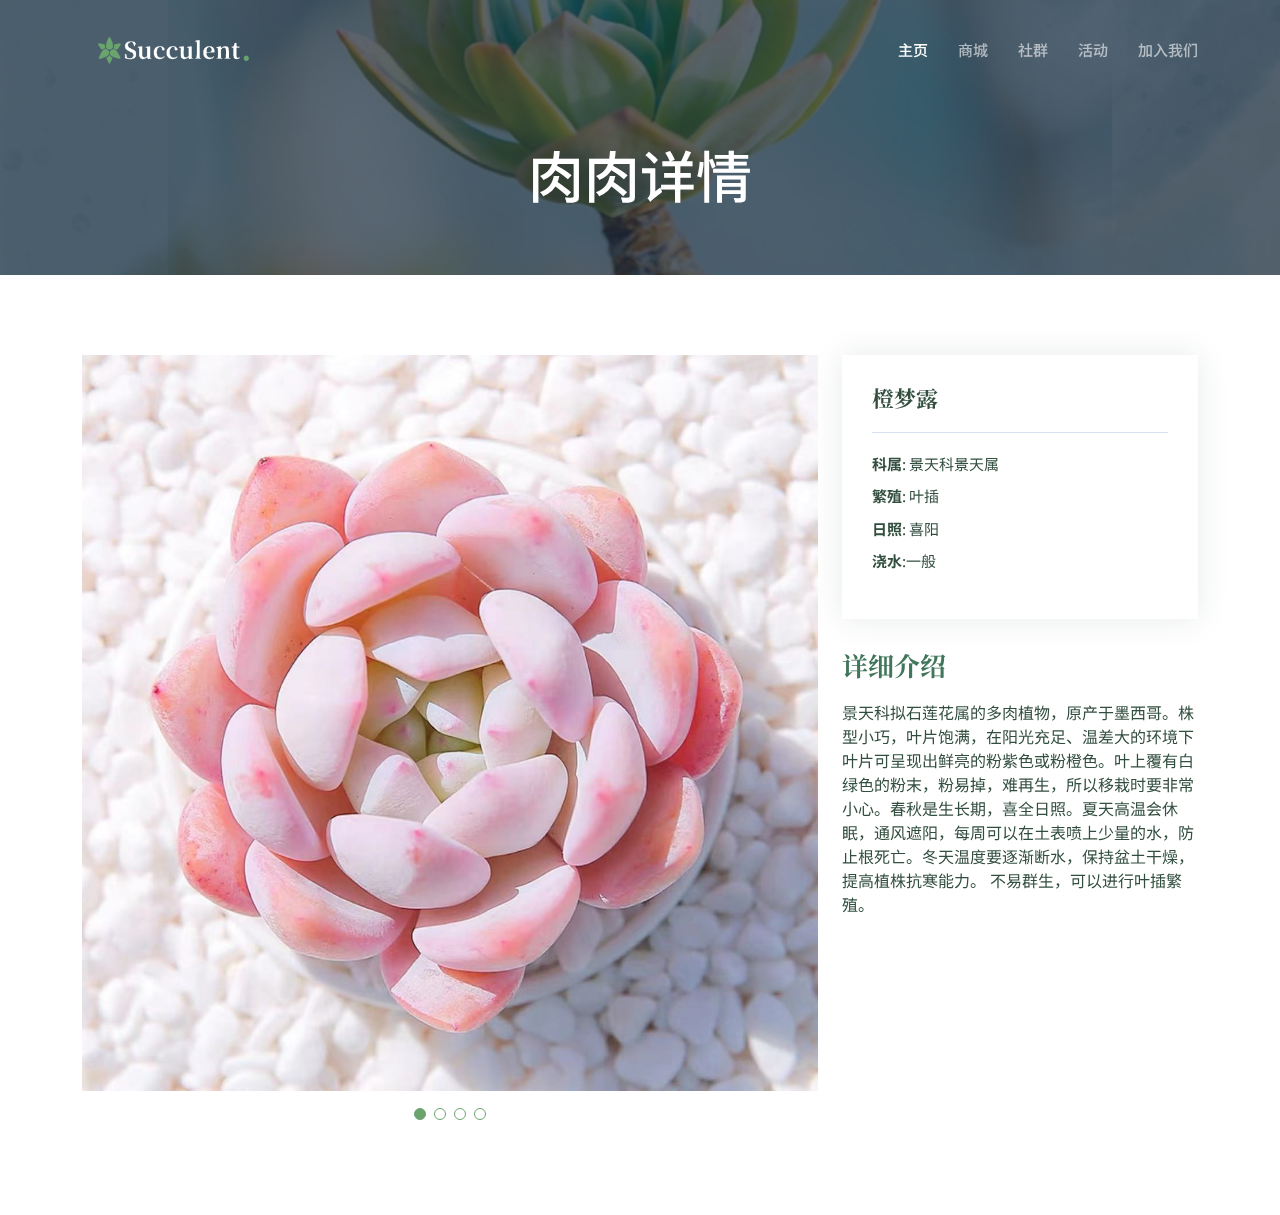
<file: Succulent/portfolio-details.html>
<!DOCTYPE html>
<html lang="en">

<head>
  <meta charset="utf-8">
  <meta content="width=device-width, initial-scale=1.0" name="viewport">

 <title>Succulent商品详情</title>
  <meta content="" name="description">
  <meta content="" name="keywords">

  <!-- Favicons -->
  <link href="assets/img/logo.png" rel="icon">
  <link href="assets/img/logo.png" rel="apple-touch-icon">

  <!-- Google Fonts -->
  <link rel="preconnect" href="https://fonts.googleapis.com">
  <link rel="preconnect" href="https://fonts.gstatic.com" crossorigin>
  <link href="https://fonts.googleapis.com/css2?family=Open+Sans:ital,wght@0,300;0,400;0,500;0,600;0,700;1,300;1,400;1,600;1,700&family=Montserrat:ital,wght@0,300;0,400;0,500;0,600;0,700;1,300;1,400;1,500;1,600;1,700&family=Raleway:ital,wght@0,300;0,400;0,500;0,600;0,700;1,300;1,400;1,500;1,600;1,700&display=swap" rel="stylesheet">

  <!-- Vendor CSS Files -->
  <link href="assets/vendor/bootstrap/css/bootstrap.min.css" rel="stylesheet">
  <link href="assets/vendor/bootstrap-icons/bootstrap-icons.css" rel="stylesheet">
  <link href="assets/vendor/aos/aos.css" rel="stylesheet">
  <link href="assets/vendor/glightbox/css/glightbox.min.css" rel="stylesheet">
  <link href="assets/vendor/swiper/swiper-bundle.min.css" rel="stylesheet">
  <link href="assets/vendor/remixicon/remixicon.css" rel="stylesheet">

  <!-- Template Main CSS File -->
  <link href="assets/css/main.css" rel="stylesheet">

  <!-- =======================================================
  * Template Name: Nova - v1.0.0
  * Template URL: https://bootstrapmade.com/nova-bootstrap-business-template/
  * Author: BootstrapMade.com
  * License: https://bootstrapmade.com/license/
  ======================================================== -->
</head>

<body class="page-portfolio">

  <!-- ======= Header ======= -->
  <header id="header" class="header d-flex align-items-center fixed-top">
    <div class="container-fluid container-xl d-flex align-items-center justify-content-between">
<a class="navbar-brand" href="#"><img src="assets/img/logo2.png"></a>
      <a href="index.html" class="logo d-flex align-items-center">
        <!-- Uncomment the line below if you also wish to use an image logo -->
        <!-- <img src="assets/img/logo.png" alt=""> -->
        <h1 class="d-flex align-items-center"></h1>
      </a>

      <i class="mobile-nav-toggle mobile-nav-show bi bi-list"></i>
      <i class="mobile-nav-toggle mobile-nav-hide d-none bi bi-x"></i>

      <nav id="navbar" class="navbar">
        <ul>
          <li><a href="index.html" class="active">主页</a></li>
          <li><a href="portfolio.html">商城</a></li>
          <li><a href="blog.html">社群</a></li>
          <li><a href="services.html">活动</a></li>
          <li><a href="contact.html">加入我们</a></li>
        </ul>
      </nav><!-- .navbar -->


    </div>
  </header><!-- End Header -->

  <main id="main">

    <!-- ======= Breadcrumbs ======= -->
    <div class="breadcrumbs d-flex align-items-center" style="background-image: url('assets/img/portfolio-header.jpg');">
      <div class="container position-relative d-flex flex-column align-items-center">

        <h2>肉肉详情</h2>


      </div>
    </div><!-- End Breadcrumbs -->

    <!-- ======= Portfolio Details Section ======= -->
    <section id="portfolio-details" class="portfolio-details">
      <div class="container" data-aos="fade-up">

        <div class="row gy-4">

          <div class="col-lg-8">
            <div class="slides-1 portfolio-details-slider swiper">
              <div class="swiper-wrapper align-items-center">

                <div class="swiper-slide">
                  <img src="assets/img/portfolio/1.jpg" alt="">
                </div>

                <div class="swiper-slide">
                  <img src="assets/img/portfolio/2.jpg" alt="">
                </div>

                <div class="swiper-slide">
                  <img src="assets/img/portfolio/3.jpg" alt="">
                </div>

                <div class="swiper-slide">
                  <img src="assets/img/portfolio/4.jpg" alt="">
                </div>

              </div>
              <div class="swiper-pagination"></div>
            </div>
          </div>

          <div class="col-lg-4">
            <div class="portfolio-info">
              <h3>橙梦露</h3>
              <ul>
                <li><strong>科属</strong>: 景天科景天属</li>
                <li><strong>繁殖</strong>: 叶插</li>
                <li><strong>日照</strong>: 喜阳</li>
                <li><strong>浇水</strong>:一般</li>
              </ul>
            </div>
            <div class="portfolio-description">
              <h2>详细介绍</h2>
              <p>
                景天科拟石莲花属的多肉植物，原产于墨西哥。株型小巧，叶片饱满，在阳光充足、温差大的环境下叶片可呈现出鲜亮的粉紫色或粉橙色。叶上覆有白绿色的粉末，粉易掉，难再生，所以移栽时要非常小心。春秋是生长期，喜全日照。夏天高温会休眠，通风遮阳，每周可以在土表喷上少量的水，防止根死亡。冬天温度要逐渐断水，保持盆土干燥，提高植株抗寒能力。 不易群生，可以进行叶插繁殖。
              </p>
            </div>
            <div class="d-flex" data-aos="fade-up" data-aos-delay="200">
              <a href="#about" class="btn-get-started">加入购物车</a>
            </div>
          </div>

        </div>

      </div>
    </section><!-- End Portfolio Details Section -->

  </main><!-- End #main -->



  <a href="#" class="scroll-top d-flex align-items-center justify-content-center"><i class="bi bi-arrow-up-short"></i></a>

  <div id="preloader"></div>

  <!-- Vendor JS Files -->
  <script src="assets/vendor/bootstrap/js/bootstrap.bundle.min.js"></script>
  <script src="assets/vendor/aos/aos.js"></script>
  <script src="assets/vendor/glightbox/js/glightbox.min.js"></script>
  <script src="assets/vendor/swiper/swiper-bundle.min.js"></script>
  <script src="assets/vendor/isotope-layout/isotope.pkgd.min.js"></script>
  <script src="assets/vendor/php-email-form/validate.js"></script>

  <!-- Template Main JS File -->
  <script src="assets/js/main.js"></script>

</body>

</html>
</file>
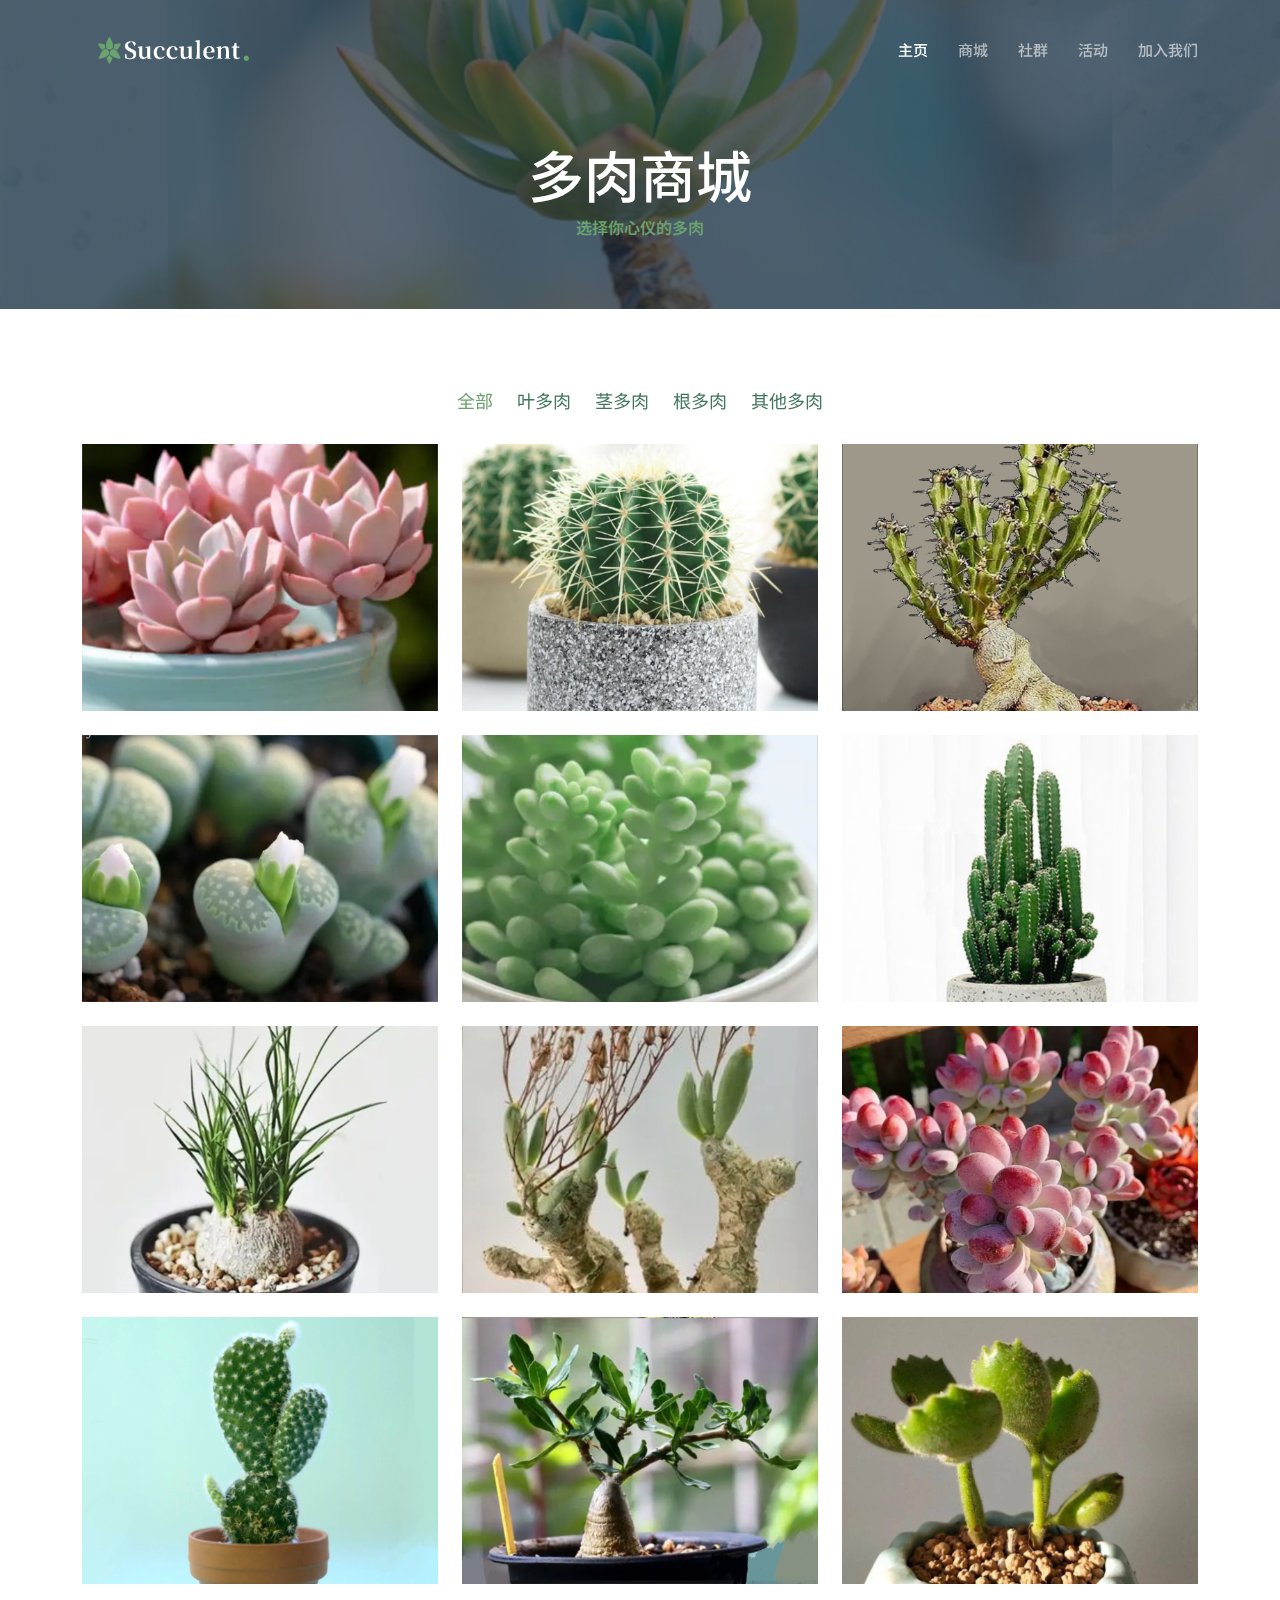
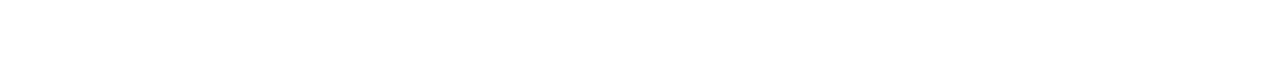
<file: Succulent/portfolio.html>
<!DOCTYPE html>
<html lang="ch">

<head>
  <meta charset="utf-8">
  <meta content="width=device-width, initial-scale=1.0" name="viewport">

 <title>Succulent多肉商城</title>
  <meta content="" name="description">
  <meta content="" name="keywords">

  <!-- Favicons -->
  <link href="assets/img/logo.png" rel="icon">
  <link href="assets/img/logo.png" rel="apple-touch-icon">

  <!-- Google Fonts -->
  <link rel="preconnect" href="https://fonts.googleapis.com">
  <link rel="preconnect" href="https://fonts.gstatic.com" crossorigin>
  <link href="https://fonts.googleapis.com/css2?family=Open+Sans:ital,wght@0,300;0,400;0,500;0,600;0,700;1,300;1,400;1,600;1,700&family=Montserrat:ital,wght@0,300;0,400;0,500;0,600;0,700;1,300;1,400;1,500;1,600;1,700&family=Raleway:ital,wght@0,300;0,400;0,500;0,600;0,700;1,300;1,400;1,500;1,600;1,700&display=swap" rel="stylesheet">

  <!-- Vendor CSS Files -->
  <link href="assets/vendor/bootstrap/css/bootstrap.min.css" rel="stylesheet">
  <link href="assets/vendor/bootstrap-icons/bootstrap-icons.css" rel="stylesheet">
  <link href="assets/vendor/aos/aos.css" rel="stylesheet">
  <link href="assets/vendor/glightbox/css/glightbox.min.css" rel="stylesheet">
  <link href="assets/vendor/swiper/swiper-bundle.min.css" rel="stylesheet">
  <link href="assets/vendor/remixicon/remixicon.css" rel="stylesheet">

  <!-- Template Main CSS File -->
  <link href="assets/css/main.css" rel="stylesheet">

  <!-- =======================================================
  * Template Name: Nova - v1.0.0
  * Template URL: https://bootstrapmade.com/nova-bootstrap-business-template/
  * Author: BootstrapMade.com
  * License: https://bootstrapmade.com/license/
  ======================================================== -->
</head>

<body class="page-portfolio">

  <!-- ======= Header ======= -->
  <header id="header" class="header d-flex align-items-center fixed-top">
    <div class="container-fluid container-xl d-flex align-items-center justify-content-between">
<a class="navbar-brand" href="#"><img src="assets/img/logo2.png"></a>
      <a href="index.html" class="logo d-flex align-items-center">
        <!-- Uncomment the line below if you also wish to use an image logo -->
        <!-- <img src="assets/img/logo.png" alt=""> -->
        <h1 class="d-flex align-items-center"></h1>
      </a>

      <i class="mobile-nav-toggle mobile-nav-show bi bi-list"></i>
      <i class="mobile-nav-toggle mobile-nav-hide d-none bi bi-x"></i>

      <nav id="navbar" class="navbar">
        <ul>
          <li><a href="index.html" class="active">主页</a></li>
          <li><a href="portfolio.html">商城</a></li>
          <li><a href="blog.html">社群</a></li>
          <li><a href="services.html">活动</a></li>
          <li><a href="contact.html">加入我们</a></li>
        </ul>
      </nav><!-- .navbar -->

    </div>
  </header><!-- End Header -->

  <main id="main">

    <!-- ======= Breadcrumbs ======= -->
    <div class="breadcrumbs d-flex align-items-center" style="background-image: url('assets/img/portfolio-header.jpg');">
      <div class="container position-relative d-flex flex-column align-items-center">

        <h2>多肉商城</h2>
        <ol>
          <li>选择你心仪的多肉</li>
        </ol>

      </div>
    </div><!-- End Breadcrumbs -->

    <!-- ======= Portfolio Section ======= -->
    <section id="portfolio" class="portfolio">
      <div class="container" data-aos="fade-up">

        <div class="portfolio-isotope" data-portfolio-filter="*" data-portfolio-layout="masonry" data-portfolio-sort="original-order">

          <ul class="portfolio-flters" data-aos="fade-up" data-aos-delay="100">
            <li data-filter="*" class="filter-active">全部</li>
            <li data-filter=".filter-app">叶多肉</li>
            <li data-filter=".filter-product">茎多肉</li>
            <li data-filter=".filter-branding">根多肉</li>
            <li data-filter=".filter-books">其他多肉</li>
          </ul><!-- End Portfolio Filters -->

          <div class="row gy-4 portfolio-container" data-aos="fade-up" data-aos-delay="300">

            <div class="col-lg-4 col-md-6 portfolio-item filter-app">
              <img src="assets/img/portfolio/app-1.jpg" class="img-fluid" alt="">
              <div class="portfolio-info">
                <h4>橙梦露</h4>
                <p>景天科拟石莲花属的多肉植物，原产于墨西哥。株型小巧，叶片饱满，在阳光充足、温差大的环境下叶片可呈现出鲜亮的粉紫色或粉橙色。</p>
                <a href="assets/img/portfolio/app-1.jpg" title="App 1" data-gallery="portfolio-gallery-app" class="glightbox preview-link"><i class="bi bi-zoom-in"></i></a>
                <a href="portfolio-details.html" title="More Details" class="details-link"><i class="bi bi-link-45deg"></i></a>
              </div>
            </div><!-- End Portfolio Item -->

            <div class="col-lg-4 col-md-6 portfolio-item filter-product">
              <img src="assets/img/portfolio/product-1.jpg" class="img-fluid" alt="">
              <div class="portfolio-info">
                <h4>银冠</h4>
                <p>银冠仙人球，又名长盛球，原产于南美洲，一般生长在高熱、乾燥、少雨的沙漠地帶。性喜干耐旱。仙人球的主要生長期是夏季，這也是它的盛花期</p>
                <a href="assets/img/portfolio/product-1.jpg" title="Product 1" data-gallery="portfolio-gallery-product" class="glightbox preview-link"><i class="bi bi-zoom-in"></i></a>
                <a href="portfolio-details.html" title="More Details" class="details-link"><i class="bi bi-link-45deg"></i></a>
              </div>
            </div><!-- End Portfolio Item -->

            <div class="col-lg-4 col-md-6 portfolio-item filter-branding">
              <img src="assets/img/portfolio/branding-1.jpg" class="img-fluid" alt="">
              <div class="portfolio-info">
                <h4>华烛麒麟</h4>
                <p>原产索马里、南非，乔木状多肉植物。大戟科大戟属植物。株高10~20米，株幅2~3米。茎柱状，有分枝，4~5角形，多肉，中绿至深绿色，并形成宽菱角冠茎，长15厘米，形似烛台或宝塔。棱缘有深的齿状脊，着生一对刺和小叶。花小，紫红色。花期春季。</p>
                <a href="assets/img/portfolio/branding-1.jpg" title="Branding 1" data-gallery="portfolio-gallery-branding" class="glightbox preview-link"><i class="bi bi-zoom-in"></i></a>
                <a href="portfolio-details.html" title="More Details" class="details-link"><i class="bi bi-link-45deg"></i></a>
              </div>
            </div><!-- End Portfolio Item -->

            <div class="col-lg-4 col-md-6 portfolio-item filter-books">
              <img src="assets/img/portfolio/books-1.jpg" class="img-fluid" alt="">
              <div class="portfolio-info">
                <h4>生石花</h4>
                <p>顶部具有深色树枝状凹陷纹路，或花纹斑点，称作“视窗〞。植物顶部有一裂缝，裂缝中开花，花单生，雏菊状。喜温暖干燥阳光充足环境，怕低温，宜生长在疏松透气的中性沙壤士。生石花形态奇特，花色艳丽，素有 “屁股花”的趣称，使得许多爱好者专门收集栽培，具有很高的观赏价值。</p>
                <a href="assets/img/portfolio/books-1.jpg" title="Branding 1" data-gallery="portfolio-gallery-book" class="glightbox preview-link"><i class="bi bi-zoom-in"></i></a>
                <a href="portfolio-details.html" title="More Details" class="details-link"><i class="bi bi-link-45deg"></i></a>
              </div>
            </div><!-- End Portfolio Item -->

            <div class="col-lg-4 col-md-6 portfolio-item filter-app">
              <img src="assets/img/portfolio/app-2.jpg" class="img-fluid" alt="">
              <div class="portfolio-info">
                <h4>玉坠</h4>
                <p>小巧可爱，不会长得很大，却很容易形成群生的姿态。喜光线明亮的生长环境，光线过强时叶片会变成灰棕色，挪至半阴处后可恢复。春秋生长季节，土完全千燥后浇透水。夏季炎热时期须避免暴晒并减少浇水。冬天放在向阳的室内少浇水多喷雾。</p>
                <a href="assets/img/portfolio/app-2.jpg" title="App 2" data-gallery="portfolio-gallery-app" class="glightbox preview-link"><i class="bi bi-zoom-in"></i></a>
                <a href="portfolio-details.html" title="More Details" class="details-link"><i class="bi bi-link-45deg"></i></a>
              </div>
            </div><!-- End Portfolio Item -->

            <div class="col-lg-4 col-md-6 portfolio-item filter-product">
              <img src="assets/img/portfolio/product-2.jpg" class="img-fluid" alt="">
              <div class="portfolio-info">
                <h4>万重山</h4>
                <p>万重山是仙人学的一种，外观奇特美观，枝条向上生长，远吞像一座座绵绵的青山，四季葱茏清翠给人一种挺拔的阳气，观赏价值高。</p>
                <a href="assets/img/portfolio/product-2.jpg" title="Product 2" data-gallery="portfolio-gallery-product" class="glightbox preview-link"><i class="bi bi-zoom-in"></i></a>
                <a href="portfolio-details.html" title="More Details" class="details-link"><i class="bi bi-link-45deg"></i></a>
              </div>
            </div><!-- End Portfolio Item -->

            <div class="col-lg-4 col-md-6 portfolio-item filter-branding">
              <img src="assets/img/portfolio/branding-2.jpg" class="img-fluid" alt="">
              <div class="portfolio-info">
                <h4>芦荟</h4>
                <p>芦荟是百合科多年生草本植物，其易于栽种，为花叶兼备的观赏植物，颇受大众喜爱。它是集食用、药用、美容、观赏于一身植物新星，在民间就被作为天然药物。</p>
                <a href="assets/img/portfolio/branding-2.jpg" title="Branding 2" data-gallery="portfolio-gallery-branding" class="glightbox preview-link"><i class="bi bi-zoom-in"></i></a>
                <a href="portfolio-details.html" title="More Details" class="details-link"><i class="bi bi-link-45deg"></i></a>
              </div>
            </div><!-- End Portfolio Item -->

            <div class="col-lg-4 col-md-6 portfolio-item filter-books">
              <img src="assets/img/portfolio/books-2.jpg" class="img-fluid" alt="">
              <div class="portfolio-info">
                <h4>白花小松</h4>
                <p>花期一般4~5月份。其叶形叶色较美，有一定的观赏价值。叶尖经阳光照射边缘有红色，花顶生，白色。性喜阳光，耐旱，耐贫瘠，稍耐半阴，不耐寒，不适宜过分潮湿的士壤和光线太弱的环境，适应性强，较容易栽培，夏季高温生长缓慢，适当增加光照。喜高温、干燥、阳光充足的环境。</p>
                <a href="assets/img/portfolio/books-2.jpg" title="Branding 2" data-gallery="portfolio-gallery-book" class="glightbox preview-link"><i class="bi bi-zoom-in"></i></a>
                <a href="portfolio-details.html" title="More Details" class="details-link"><i class="bi bi-link-45deg"></i></a>
              </div>
            </div><!-- End Portfolio Item -->

            <div class="col-lg-4 col-md-6 portfolio-item filter-app">
              <img src="assets/img/portfolio/app-3.jpg" class="img-fluid" alt="">
              <div class="portfolio-info">
                <h4>红色浆果</h4>
                <p>新引进小型或微型多年生肉质草本植物，杂交品种。一颗颗晶莹剔透的圆形、椭圆形的叶片(小浆果)轮生、聚拢在一起，仿若一串袖珍葡萄，十分可爱。</p>
                <a href="assets/img/portfolio/app-3.jpg" title="App 3" data-gallery="portfolio-gallery-app" class="glightbox preview-link"><i class="bi bi-zoom-in"></i></a>
                <a href="portfolio-details.html" title="More Details" class="details-link"><i class="bi bi-link-45deg"></i></a>
              </div>
            </div><!-- End Portfolio Item -->

            <div class="col-lg-4 col-md-6 portfolio-item filter-product">
              <img src="assets/img/portfolio/product-3.jpg" class="img-fluid" alt="">
              <div class="portfolio-info">
                <h4>白毛仙人掌</h4>
                <p>毛茸茸的白毛掌，看起来软乎乎的。它的盲刺比较温柔，碰到后只需要轻轻拍掉，不容易扎手。掌片厚实，偏椭圆形，像兔子耳朵。为了保持造型，可以把多余的掌片进行修剪。喜欢充足的光照，会开红色的小花。</p>
                <a href="assets/img/portfolio/product-3.jpg" title="Product 3" data-gallery="portfolio-gallery-product" class="glightbox preview-link"><i class="bi bi-zoom-in"></i></a>
                <a href="portfolio-details.html" title="More Details" class="details-link"><i class="bi bi-link-45deg"></i></a>
              </div>
            </div><!-- End Portfolio Item -->

            <div class="col-lg-4 col-md-6 portfolio-item filter-branding">
              <img src="assets/img/portfolio/branding-3.jpg" class="img-fluid" alt="">
              <div class="portfolio-info">
                <h4>京舞妓</h4>
                <p>又名波叶火星人，原产南非，植株块根状。它可以长到一米左右高，并且植株的生长幅度大约在50公分到60公分之间。植株下面的块茎比较膨大，形状通常为卵圆形，表面颜色为青灰绿色，摸起来也比较光滑。而且它长出来的嫩茎颜色通常为绿色，叶片相互生长，为长椭圆形，颜色为深绿色。另外，它还会在秋季开出淡淡的灰绿色花朵来。</p>
                <a href="assets/img/portfolio/branding-3.jpg" title="Branding 2" data-gallery="portfolio-gallery-branding" class="glightbox preview-link"><i class="bi bi-zoom-in"></i></a>
                <a href="portfolio-details.html" title="More Details" class="details-link"><i class="bi bi-link-45deg"></i></a>
              </div>
            </div><!-- End Portfolio Item -->

            <div class="col-lg-4 col-md-6 portfolio-item filter-books">
              <img src="assets/img/portfolio/books-3.jpg" class="img-fluid" alt="">
              <div class="portfolio-info">
                <h4>熊童子</h4>
                <p>熊童子为景天科、银波锦属植物，是一种被子多肉植物，叶片有绒毛，像熊的爪子。一般市场价为25-150元。原产于非洲的纳米比亚。夏季高温容易死亡，冬季保持五摄氏度即可安全越冬。</p>
                <a href="assets/img/portfolio/books-3.jpg" title="Branding 3" data-gallery="portfolio-gallery-book" class="glightbox preview-link"><i class="bi bi-zoom-in"></i></a>
                <a href="portfolio-details.html" title="More Details" class="details-link"><i class="bi bi-link-45deg"></i></a>
              </div>
            </div><!-- End Portfolio Item -->

          </div><!-- End Portfolio Container -->

        </div>

      </div>
    </section><!-- End Portfolio Section -->

  </main><!-- End #main -->


  <a href="#" class="scroll-top d-flex align-items-center justify-content-center"><i class="bi bi-arrow-up-short"></i></a>

  <div id="preloader"></div>

  <!-- Vendor JS Files -->
  <script src="assets/vendor/bootstrap/js/bootstrap.bundle.min.js"></script>
  <script src="assets/vendor/aos/aos.js"></script>
  <script src="assets/vendor/glightbox/js/glightbox.min.js"></script>
  <script src="assets/vendor/swiper/swiper-bundle.min.js"></script>
  <script src="assets/vendor/isotope-layout/isotope.pkgd.min.js"></script>
  <script src="assets/vendor/php-email-form/validate.js"></script>

  <!-- Template Main JS File -->
  <script src="assets/js/main.js"></script>

</body>

</html>
</file>
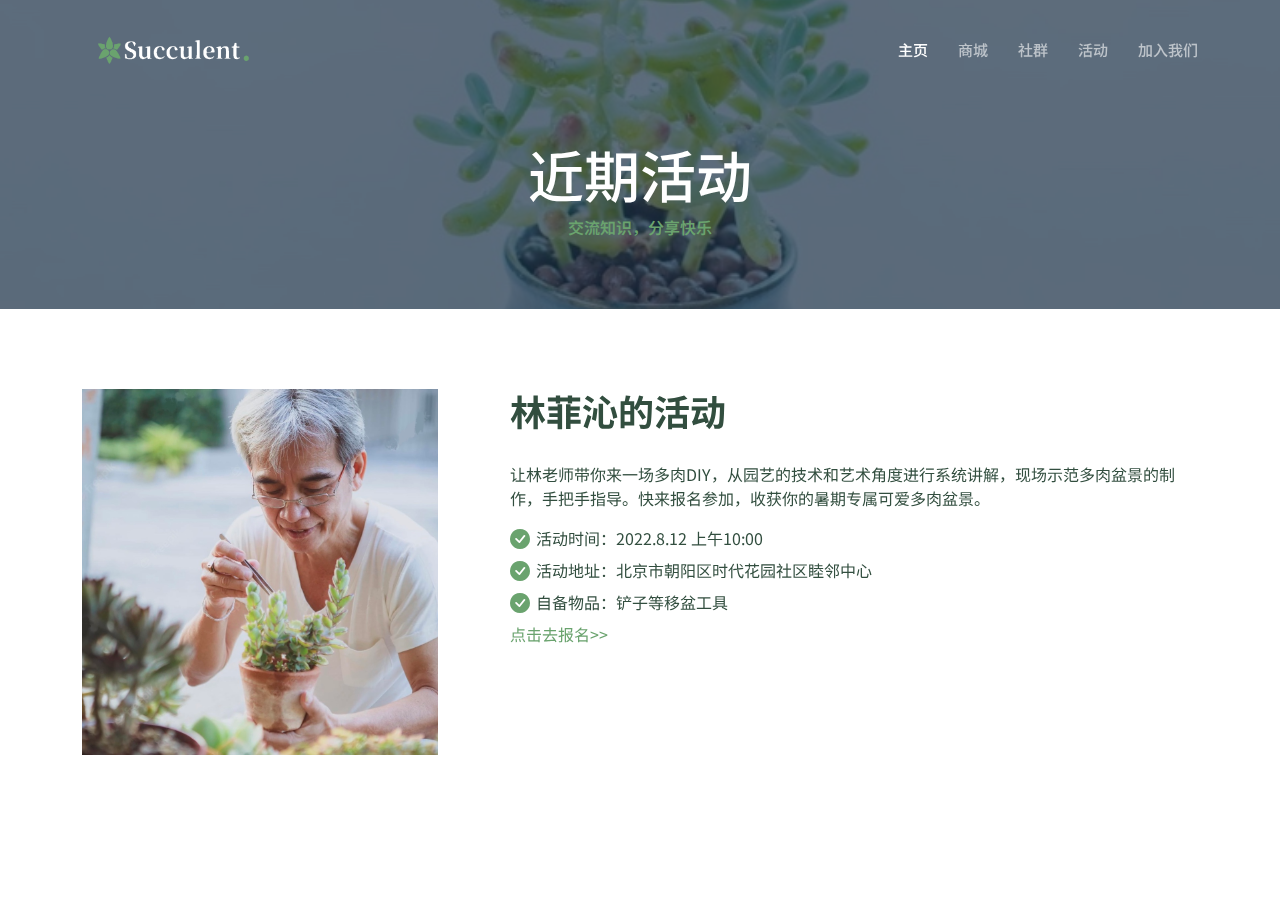
<file: Succulent/service-detail.html>
<!DOCTYPE html>
<html lang="ch">

<head>
  <meta charset="utf-8">
  <meta content="width=device-width, initial-scale=1.0" name="viewport">

  <title>Succulent活动详情</title>
  <meta content="" name="description">
  <meta content="" name="keywords">

  <!-- Favicons -->
  <link href="assets/img/logo.png" rel="icon">
  <link href="assets/img/logo.png" rel="apple-touch-icon">

  <!-- Google Fonts -->
  <link rel="preconnect" href="https://fonts.googleapis.com">
  <link rel="preconnect" href="https://fonts.gstatic.com" crossorigin>
  <link href="https://fonts.googleapis.com/css2?family=Open+Sans:ital,wght@0,300;0,400;0,500;0,600;0,700;1,300;1,400;1,600;1,700&family=Montserrat:ital,wght@0,300;0,400;0,500;0,600;0,700;1,300;1,400;1,500;1,600;1,700&family=Raleway:ital,wght@0,300;0,400;0,500;0,600;0,700;1,300;1,400;1,500;1,600;1,700&display=swap" rel="stylesheet">

  <!-- Vendor CSS Files -->
  <link href="assets/vendor/bootstrap/css/bootstrap.min.css" rel="stylesheet">
  <link href="assets/vendor/bootstrap-icons/bootstrap-icons.css" rel="stylesheet">
  <link href="assets/vendor/aos/aos.css" rel="stylesheet">
  <link href="assets/vendor/glightbox/css/glightbox.min.css" rel="stylesheet">
  <link href="assets/vendor/swiper/swiper-bundle.min.css" rel="stylesheet">
  <link href="assets/vendor/remixicon/remixicon.css" rel="stylesheet">

  <!-- Template Main CSS File -->
  <link href="assets/css/main.css" rel="stylesheet">

  <!-- =======================================================
  * Template Name: Nova - v1.0.0
  * Template URL: https://bootstrapmade.com/nova-bootstrap-business-template/
  * Author: BootstrapMade.com
  * License: https://bootstrapmade.com/license/
  ======================================================== -->
</head>

<body class="page-services">

  <!-- ======= Header ======= -->
  <header id="header" class="header d-flex align-items-center fixed-top">
    <div class="container-fluid container-xl d-flex align-items-center justify-content-between">
<a class="navbar-brand" href="#"><img src="assets/img/logo2.png"></a>
      <a href="index.html" class="logo d-flex align-items-center">
        <!-- Uncomment the line below if you also wish to use an image logo -->
        <!-- <img src="assets/img/logo.png" alt=""> -->
        <h1 class="d-flex align-items-center"></h1>
      </a>

      <i class="mobile-nav-toggle mobile-nav-show bi bi-list"></i>
      <i class="mobile-nav-toggle mobile-nav-hide d-none bi bi-x"></i>

      <nav id="navbar" class="navbar">
        <ul>
          <li><a href="index.html" class="active">主页</a></li>
          <li><a href="portfolio.html">商城</a></li>
          <li><a href="blog.html">社群</a></li>
          <li><a href="services.html">活动</a></li>
          <li><a href="contact.html">加入我们</a></li>
        </ul>
      </nav><!-- .navbar -->

    </div>
  </header><!-- End Header -->

  <main id="main">

    <!-- ======= Breadcrumbs ======= -->
    <div class="breadcrumbs d-flex align-items-center" style="background-image: url('assets/img/services-header.jpg');">
      <div class="container position-relative d-flex flex-column align-items-center">

        <h2>近期活动</h2>
        <ol>
          <li>交流知识，分享快乐</li>

        </ol>


      </div>
    </div><!-- End Breadcrumbs -->

    <!-- ======= About Section ======= -->
    <section id="about" class="about">
      <div class="container" data-aos="fade-up">

        <div class="row gy-4" data-aos="fade-up">
          <div class="col-lg-4">
            <img src="assets/img/artists/artist-3.png" class="img-fluid" alt="">
          </div>
          <div class="col-lg-8">
            <div class="content ps-lg-5">
              <h3>林菲沁的活动</h3>
              <p>
                让林老师带你来一场多肉DIY，从园艺的技术和艺术角度进行系统讲解，现场示范多肉盆景的制作，手把手指导。快来报名参加，收获你的暑期专属可爱多肉盆景。
              </p>
              <ul>
                <li><i class="bi bi-check-circle-fill"></i>活动时间：2022.8.12 上午10:00 </li>
                <li><i class="bi bi-check-circle-fill"></i>活动地址：北京市朝阳区时代花园社区睦邻中心 </li>
                <li><i class="bi bi-check-circle-fill"></i>自备物品：铲子等移盆工具</li>
                <div class="d-flex" data-aos="fade-up" data-aos-delay="200">
                  <a href="#about" class="btn-get-started">点击去报名>> </a>
                  </div>

              </ul>
            </div>
          </div>
        </div>

      </div>
    </section><!-- End About Section -->







  <a href="#" class="scroll-top d-flex align-items-center justify-content-center"><i class="bi bi-arrow-up-short"></i></a>

  <div id="preloader"></div>

  <!-- Vendor JS Files -->
  <script src="assets/vendor/bootstrap/js/bootstrap.bundle.min.js"></script>
  <script src="assets/vendor/aos/aos.js"></script>
  <script src="assets/vendor/glightbox/js/glightbox.min.js"></script>
  <script src="assets/vendor/swiper/swiper-bundle.min.js"></script>
  <script src="assets/vendor/isotope-layout/isotope.pkgd.min.js"></script>
  <script src="assets/vendor/php-email-form/validate.js"></script>

  <!-- Template Main JS File -->
  <script src="assets/js/main.js"></script>

</body>

</html>
</file>
<file: styleofpage.css>
h1{text-align:center; color: black;font-size:6vw；font-weight:bold}
h2{text-align:center; color: black}
h3{text-align:center; color: black;font-size:2vw}
body{
	font-family:楷体,sans-serif;
	background-image:url("背景.jpg");
    }
button {
		 display: inline-block;
		 zoom: 1; /* zoom and *display = ie7 hack for display:inline-block */
		 *display: inline;
		 vertical-align: baseline;
		 margin: 0 2px;
		 outline: none;
		 cursor: pointer;
		 text-align: center;
		 text-decoration: none;
		 font: 14px/100% Arial, Helvetica, sans-serif;
		 padding: .5em 2em .55em;
		 text-shadow: 0 1px 1px rgba(0,0,0,.3);
		 -webkit-border-radius: .5em;
		 -moz-border-radius: .5em;
		 border-radius: .5em;
		 -webkit-box-shadow: 0 1px 2px rgba(0,0,0,.2);
		 -moz-box-shadow: 0 1px 2px rgba(0,0,0,.2);
		 box-shadow: 0 1px 2px rgba(0,0,0,.2);
		}
</file>
<file: Succulent/assets/css/main.css>
/**
* Template Name: Nova - v1.0.0
* Template URL: https://bootstrapmade.com/nova-bootstrap-business-template/
* Author: BootstrapMade.com
* License: https://bootstrapmade.com/license/
*/

/*--------------------------------------------------------------
# Set main reusable colors and fonts using CSS variables
# Learn more about CSS variables at https://developer.mozilla.org/en-US/docs/Web/CSS/Using_CSS_custom_properties
--------------------------------------------------------------*/
/* Fonts */
@import url('https://fonts.googleapis.com/css2?family=Noto+Sans+SC:wght@300&display=swap');
@import url('https://fonts.googleapis.com/css2?family=Noto+Sans+SC&display=swap');
@import url('https://fonts.googleapis.com/css2?family=Noto+Serif+SC:wght@700&display=swap');
:root {
  --font-default: 'Noto Sans SC', sans-serif;
  --font-primary: 'Noto Serif SC', serif;
  --font-secondary: 'Noto Sans SC', sans-serif;
}

/* Colors */
:root {
  --color-default: #324e3f;
  --color-primary: #6aa36e;
  --color-secondary: #40765a;
}

/* Smooth scroll behavior */
:root {
  scroll-behavior: smooth;
}

/*--------------------------------------------------------------
# General
--------------------------------------------------------------*/
body {
  font-family: var(--font-default);
  color: var(--color-default);
}

a {
  color: var(--color-primary);
  text-decoration: none;
  transition: 0.3s;
}

a:hover {
  color: #82cbed;
  text-decoration: none;
}

h1,
h2,
h3,
h4,
h5,
h6 {
  font-family: var(--font-primary);
}

/*--------------------------------------------------------------
# Sections & Section Header
--------------------------------------------------------------*/
section {
  overflow: hidden;
  padding: 80px 0;
}

.section-header {
  text-align: center;
  padding-bottom: 30px;
}

.section-header h2 {
  font-size: 32px;
  font-weight: 600;
  margin-bottom: 20px;
  padding-bottom: 20px;
  position: relative;
}

.section-header h2:after {
  content: "";
  position: absolute;
  display: block;
  width: 60px;
  height: 2px;
  background: var(--color-primary);
  left: 0;
  right: 0;
  bottom: 0;
  margin: auto;
}

.section-header p {
  margin-bottom: 0;
}

/*--------------------------------------------------------------
# Breadcrumbs
--------------------------------------------------------------*/
.breadcrumbs {
  padding: 140px 0 60px 0;
  min-height: 30vh;
  position: relative;
  background-size: cover;
  background-position: center;
  background-repeat: no-repeat;
}

.breadcrumbs:before {
  content: "";
  background-color: rgba(27, 47, 69, 0.7);
  position: absolute;
  inset: 0;
}

.breadcrumbs h2 {
  font-size: 56px;
  font-weight: 500;
  color: #fff;
  font-family: var(--font-secondary);
}

.breadcrumbs ol {
  display: flex;
  flex-wrap: wrap;
  list-style: none;
  padding: 0 0 10px 0;
  margin: 0;
  font-size: 16px;
  font-weight: 600;
  color: var(--color-primary);
}

.breadcrumbs ol a {
  color: rgba(255, 255, 255, 0.8);
  transition: 0.3s;
}

.breadcrumbs ol a:hover {
  text-decoration: underline;
}

.breadcrumbs ol li+li {
  padding-left: 10px;
}

.breadcrumbs ol li+li::before {
  display: inline-block;
  padding-right: 10px;
  color: #fff;
  content: "/";
}

/*--------------------------------------------------------------
# Scroll top button
--------------------------------------------------------------*/
.scroll-top {
  position: fixed;
  visibility: hidden;
  opacity: 0;
  right: 15px;
  bottom: 15px;
  z-index: 99999;
  background: var(--color-primary);
  width: 40px;
  height: 40px;
  border-radius: 4px;
  transition: all 0.4s;
}

.scroll-top i {
  font-size: 24px;
  color: #fff;
  line-height: 0;
}

.scroll-top:hover {
  background: rgba(86, 184, 230, 0.8);
  color: #fff;
}

.scroll-top.active {
  visibility: visible;
  opacity: 1;
}

/*--------------------------------------------------------------
# Preloader
--------------------------------------------------------------*/
#preloader {
  position: fixed;
  inset: 0;
  z-index: 9999;
  overflow: hidden;
  background: #fff;
  transition: all 0.6s ease-out;
}

#preloader:before {
  content: "";
  position: fixed;
  top: calc(50% - 30px);
  left: calc(50% - 30px);
  border: 6px solid var(--color-primary);
  border-top-color: #fff;
  border-radius: 50%;
  width: 60px;
  height: 60px;
  -webkit-animation: animate-preloader 1s linear infinite;
  animation: animate-preloader 1s linear infinite;
}

@-webkit-keyframes animate-preloader {
  0% {
    transform: rotate(0deg);
  }

  100% {
    transform: rotate(360deg);
  }
}

@keyframes animate-preloader {
  0% {
    transform: rotate(0deg);
  }

  100% {
    transform: rotate(360deg);
  }
}

/*--------------------------------------------------------------
# Disable aos animation delay on mobile devices
--------------------------------------------------------------*/
@media screen and (max-width: 768px) {
  [data-aos-delay] {
    transition-delay: 0 !important;
  }
}

/*--------------------------------------------------------------
# Header
--------------------------------------------------------------*/
.header {
  transition: all 0.5s;
  z-index: 997;
  padding: 24px 0;
}

@media (max-width: 1200px) {
  .header {
    padding: 12px 0;
  }
}

.header.sticked {
  background: rgba(27, 69, 63, 0.9);
  padding: 12px 0;
}

.header .logo img {
  max-height: 40px;
  margin-right: 6px;
}

.header .logo h1 {
  font-size: 30px;
  font-weight: 700;
  color: #fff;
  font-family: var(--font-secondary);
  margin: 0;
}

/*--------------------------------------------------------------
# timeline
--------------------------------------------------------------*/

.timeline {
  position: relative;
  padding: 0;
  list-style: none;
}
.timeline:before {
  position: absolute;
  top: 0;
  bottom: 0;
  left: 40px;
  width: 2px;
  margin-left: -1.5px;
  content: "";
  background-color: #e9ecef;
}
.timeline > li {
  position: relative;
  min-height: 50px;
  margin-bottom: 50px;
}
.timeline > li:after, .timeline > li:before {
  display: table;
  content: " ";
}
.timeline > li:after {
  clear: both;
}
.timeline > li .timeline-panel {
  position: relative;
  float: right;
  width: 100%;
  padding: 0 20px 0 100px;
  text-align: left;
}
.timeline > li .timeline-panel:before {
  right: auto;
  left: -15px;
  border-right-width: 15px;
  border-left-width: 0;
}
.timeline > li .timeline-panel:after {
  right: auto;
  left: -14px;
  border-right-width: 14px;
  border-left-width: 0;
}
.timeline > li .timeline-image {
  position: absolute;
  z-index: 100;
  left: 0;
  width: 80px;
  height: 80px;
  margin-left: 0;
  text-align: center;
  color: white;
  border: 7px solid #e9ecef;
  border-radius: 100%;
  background-color: #6aa36e;
}
.timeline > li .timeline-image h4, .timeline > li .timeline-image .h4 {
  font-size: 10px;
  line-height: 14px;
  margin-top: 12px;
}
.timeline > li.timeline-inverted > .timeline-panel {
  float: right;
  padding: 0 20px 0 100px;
  text-align: left;
}
.timeline > li.timeline-inverted > .timeline-panel:before {
  right: auto;
  left: -15px;
  border-right-width: 15px;
  border-left-width: 0;
}
.timeline > li.timeline-inverted > .timeline-panel:after {
  right: auto;
  left: -14px;
  border-right-width: 14px;
  border-left-width: 0;
}
.timeline > li:last-child {
  margin-bottom: 0;
}
.timeline .timeline-heading h4, .timeline .timeline-heading .h4 {
  margin-top: 0;
  color: inherit;
}
.timeline .timeline-heading h4.subheading, .timeline .timeline-heading .subheading.h4 {
  text-transform: none;
}
.timeline .timeline-body > ul,
.timeline .timeline-body > p {
  margin-bottom: 0;
}

@media (min-width: 768px) {
  .timeline:before {
    left: 50%;
  }
  .timeline > li {
    min-height: 100px;
    margin-bottom: 100px;
  }
  .timeline > li .timeline-panel {
    float: left;
    width: 41%;
    padding: 0 20px 20px 30px;
    text-align: right;
  }
  .timeline > li .timeline-image {
    left: 50%;
    width: 100px;
    height: 100px;
    margin-left: -50px;
  }
  .timeline > li .timeline-image h4, .timeline > li .timeline-image .h4 {
    font-size: 13px;
    line-height: 18px;
    margin-top: 16px;
  }
  .timeline > li.timeline-inverted > .timeline-panel {
    float: right;
    padding: 0 30px 20px 20px;
    text-align: left;
  }
}
@media (min-width: 992px) {
  .timeline > li {
    min-height: 150px;
  }
  .timeline > li .timeline-panel {
    padding: 0 20px 20px;
  }
  .timeline > li .timeline-image {
    width: 150px;
    height: 150px;
    margin-left: -75px;
  }
  .timeline > li .timeline-image h4, .timeline > li .timeline-image .h4 {
    font-size: 18px;
    line-height: 26px;
    margin-top: 30px;
  }
  .timeline > li.timeline-inverted > .timeline-panel {
    padding: 0 20px 20px;
  }
}
@media (min-width: 1200px) {
  .timeline > li {
    min-height: 170px;
  }
  .timeline > li .timeline-panel {
    padding: 0 20px 20px 100px;
  }
  .timeline > li .timeline-image {
    width: 170px;
    height: 170px;
    margin-left: -85px;
  }
  .timeline > li .timeline-image h4, .timeline > li .timeline-image .h4 {
    margin-top: 40px;
  }
  .timeline > li.timeline-inverted > .timeline-panel {
    padding: 0 100px 20px 20px;
  }
}

/*--------------------------------------------------------------
# Desktop Navigation
--------------------------------------------------------------*/
@media (min-width: 1280px) {
  .navbar {
    padding: 0;
  }

  .navbar ul {
    margin: 0;
    padding: 0;
    display: flex;
    list-style: none;
    align-items: center;
  }

  .navbar li {
    position: relative;
  }

  .navbar a,
  .navbar a:focus {
    display: flex;
    align-items: center;
    justify-content: space-between;
    padding: 15px 0 15px 30px;
    font-family: var(--font-default);
    font-size: 15px;
    font-weight: 500;
    color: rgba(255, 255, 255, 0.6);
    white-space: nowrap;
    transition: 0.3s;
  }

  .navbar a i,
  .navbar a:focus i {
    font-size: 12px;
    line-height: 0;
    margin-left: 5px;
  }

  .navbar a:hover,
  .navbar .active,
  .navbar .active:focus,
  .navbar li:hover>a {
    color: #fff;
  }

  .navbar .dropdown ul {
    display: block;
    position: absolute;
    left: 14px;
    top: calc(100% + 30px);
    margin: 0;
    padding: 10px 0;
    z-index: 99;
    opacity: 0;
    visibility: hidden;
    background: #fff;
    box-shadow: 0px 0px 30px rgba(127, 137, 161, 0.25);
    transition: 0.2s;
  }

  .navbar .dropdown ul li {
    min-width: 200px;
  }

  .navbar .dropdown ul a {
    padding: 10px 20px;
    font-size: 15px;
    text-transform: none;
    color: var(--color-secondary);
  }

  .navbar .dropdown ul a i {
    font-size: 12px;
  }

  .navbar .dropdown ul a:hover,
  .navbar .dropdown ul .active:hover,
  .navbar .dropdown ul li:hover>a {
    color: var(--color-primary);
  }

  .navbar .dropdown:hover>ul {
    opacity: 1;
    top: 100%;
    visibility: visible;
  }

  .navbar .dropdown .dropdown ul {
    top: 0;
    left: calc(100% - 30px);
    visibility: hidden;
  }

  .navbar .dropdown .dropdown:hover>ul {
    opacity: 1;
    top: 0;
    left: 100%;
    visibility: visible;
  }
}

@media (min-width: 1280px) and (max-width: 1366px) {
  .navbar .dropdown .dropdown ul {
    left: -90%;
  }

  .navbar .dropdown .dropdown:hover>ul {
    left: -100%;
  }
}

@media (min-width: 1280px) {

  .mobile-nav-show,
  .mobile-nav-hide {
    display: none;
  }
}

/*--------------------------------------------------------------
# Mobile Navigation
--------------------------------------------------------------*/
@media (max-width: 1279px) {
  .navbar {
    position: fixed;
    top: 0;
    right: -100%;
    width: 100%;
    max-width: 400px;
    bottom: 0;
    transition: 0.3s;
    z-index: 9997;
  }

  .navbar ul {
    position: absolute;
    inset: 0;
    padding: 50px 0 10px 0;
    margin: 0;
    background: rgba(27, 47, 69, 0.9);
    overflow-y: auto;
    transition: 0.3s;
    z-index: 9998;
  }

  .navbar a,
  .navbar a:focus {
    display: flex;
    align-items: center;
    justify-content: space-between;
    padding: 10px 20px;
    font-family: var(--font-default);
    font-size: 15px;
    font-weight: 600;
    color: rgba(255, 255, 255, 0.7);
    white-space: nowrap;
    transition: 0.3s;
  }

  .navbar a i,
  .navbar a:focus i {
    font-size: 12px;
    line-height: 0;
    margin-left: 5px;
  }

  .navbar a:hover,
  .navbar .active,
  .navbar .active:focus,
  .navbar li:hover>a {
    color: #fff;
  }

  .navbar .dropdown ul,
  .navbar .dropdown .dropdown ul {
    position: static;
    display: none;
    padding: 10px 0;
    margin: 10px 20px;
    background-color: rgba(20, 35, 51, 0.6);
  }

  .navbar .dropdown>.dropdown-active,
  .navbar .dropdown .dropdown>.dropdown-active {
    display: block;
  }

  .mobile-nav-show {
    color: rgba(255, 255, 255, 0.9);
    font-size: 28px;
    cursor: pointer;
    line-height: 0;
    transition: 0.5s;
  }

  .mobile-nav-hide {
    color: rgba(255, 255, 255, 0.9);
    font-size: 32px;
    cursor: pointer;
    line-height: 0;
    transition: 0.5s;
    position: fixed;
    right: 15px;
    top: 15px;
    z-index: 9999;
  }

  .mobile-nav-active {
    overflow: hidden;
  }

  .mobile-nav-active .navbar {
    right: 0;
  }

  .mobile-nav-active .navbar:before {
    content: "";
    position: fixed;
    inset: 0;
    background: rgba(27, 47, 69, 0.7);
    z-index: 9996;
  }
}

/*--------------------------------------------------------------
# Hero Section
--------------------------------------------------------------*/
.hero {
  width: 100%;
  min-height: 100vh;
  background: url("../img/hero-bg.jpg") top center;
  background-size: cover;
  position: relative;
  padding: 120px 0;
  z-index: 3;
}

@media (min-width: 1034px) {
  .hero:after {
    position: absolute;
    content: "";
    width: 40%;
    background: var(--color-secondary);
    top: 0;
    bottom: 0;
  }
}

.hero:before {
  position: absolute;
  content: "";
  background: rgba(27, 47, 69, 0.6);
  inset: 0;
}

@media (max-width: 1034px) {
  .hero:before {
    background: rgba(27, 47, 69, 0.7);
  }
}

.hero .container {
  z-index: 1;
}

@media (min-width: 1365px) {
  .hero {
    background-attachment: fixed;
  }
}

.hero h2 {
  margin: 0;
  font-size: 48px;
  font-weight: 700;
  line-height: 1.2;
  color: #fff;
  font-family: var(--font-primary);
}

.hero blockquote {
  color: #fff;
  padding-left: 20px;
  font-size: 15px;
  font-family: var(--font-default);
  border-left: 2px solid var(--color-primary);
  margin: 40px 0;
}

.hero .btn-get-started {
  font-family: var(--font-secondary);
  font-weight: 500;
  font-size: 15px;
  letter-spacing: 1px;
  display: inline-block;
  padding: 12px 30px;
  border-radius: 50px;
  transition: 0.5s;
  color: #fff;
  background: var(--color-primary);
}


.hero .btn-get-started:hover {
  background: rgba(80, 203, 135, 0.8);
  box-shadow: 0 8px 28px rgba(80, 203, 135, 0.45);
}

.hero .btn-watch-video {
  font-size: 16px;
  transition: 0.5s;
  margin-left: 25px;
  color: rgba(255, 255, 255, 0.7);
  font-weight: 600;
}

.hero .btn-watch-video i {
  color: var(--color-primary);
  font-size: 32px;
  transition: 0.3s;
  line-height: 0;
  margin-right: 8px;
}

.hero .btn-watch-video:hover {
  color: #fff;
}

.hero .btn-watch-video:hover i {
  color: #82cbed;
}

@media (max-width: 640px) {
  .hero h2 {
    font-size: 36px;
    line-height: 1;
  }

  .hero .btn-get-started,
  .hero .btn-watch-video {
    font-size: 13px;
  }
}
/*--------------------------------------------------------------
# About Section
--------------------------------------------------------------*/

.about .about-img {
  min-height: 500px;
}

.about h3 {
  font-weight: 700;
  font-size: 36px;
  margin-bottom: 30px;
  font-family: var(--font-secondary);
}

.about .call-us {
  left: 10%;
  right: 10%;
  bottom: 10%;
  background-color: #fff;
  box-shadow: 0px 2px 25px rgba(0, 0, 0, 0.08);
  padding: 20px;
  text-align: center;
}

.about .call-us h4 {
  font-size: 24px;
  font-weight: 700;
  margin-bottom: 5px;
  font-family: var(--font-default);
}

.about .call-us p {
  font-size: 28px;
  font-weight: 700;
  color: var(--color-primary);
}

.about .content ul {
  list-style: none;
  padding: 0;
}

.about .content ul li {
  padding: 0 0 8px 26px;
  position: relative;
}

.about .content ul i {
  position: absolute;
  font-size: 20px;
  left: 0;
  top: -3px;
  color: var(--color-primary);
}

.about .content p:last-child {
  margin-bottom: 0;
}

.about .play-btn {
  width: 94px;
  height: 94px;
  background: radial-gradient(var(--color-primary) 50%, rgba(206, 18, 18, 0.4) 52%);
  border-radius: 50%;
  display: block;
  position: absolute;
  left: calc(50% - 47px);
  top: calc(50% - 47px);
  overflow: hidden;
}

.about .play-btn:before {
  content: "";
  position: absolute;
  width: 120px;
  height: 120px;
  -webkit-animation-delay: 0s;
  animation-delay: 0s;
  -webkit-animation: pulsate-btn 2s;
  animation: pulsate-btn 2s;
  -webkit-animation-direction: forwards;
  animation-direction: forwards;
  -webkit-animation-iteration-count: infinite;
  animation-iteration-count: infinite;
  -webkit-animation-timing-function: steps;
  animation-timing-function: steps;
  opacity: 1;
  border-radius: 50%;
  border: 5px solid rgba(80, 203, 135, 0.8);
  top: -15%;
  left: -15%;
  background: rgba(198, 16, 0, 0);
}

.about .play-btn:after {
  content: "";
  position: absolute;
  left: 50%;
  top: 50%;
  transform: translateX(-40%) translateY(-50%);
  width: 0;
  height: 0;
  border-top: 10px solid transparent;
  border-bottom: 10px solid transparent;
  border-left: 15px solid #fff;
  z-index: 100;
  transition: all 400ms cubic-bezier(0.55, 0.055, 0.675, 0.19);
}

.about .play-btn:hover:before {
  content: "";
  position: absolute;
  left: 50%;
  top: 50%;
  transform: translateX(-40%) translateY(-50%);
  width: 0;
  height: 0;
  border: none;
  border-top: 10px solid transparent;
  border-bottom: 10px solid transparent;
  border-left: 15px solid #fff;
  z-index: 200;
  -webkit-animation: none;
  animation: none;
  border-radius: 0;
}

.about .play-btn:hover:after {
  border-left: 15px solid var(--color-primary);
  transform: scale(20);
}

@-webkit-keyframes pulsate-btn {
  0% {
    transform: scale(0.6, 0.6);
    opacity: 1;
  }

  100% {
    transform: scale(1, 1);
    opacity: 0;
  }
}

@keyframes pulsate-btn {
  0% {
    transform: scale(0.6, 0.6);
    opacity: 1;
  }

  100% {
    transform: scale(1, 1);
    opacity: 0;
  }
}

/*--------------------------------------------------------------
# Why Us Section
--------------------------------------------------------------*/
.why-us .why-box {
  padding: 30px;
  background: var(--color-primary);
  color: #fff;
}

.why-us .why-box h3 {
  font-weight: 700;
  font-size: 34px;
  margin-bottom: 30px;
}

.why-us .why-box p {
  margin-bottom: 30px;
}

.why-us .why-box .more-btn {
  display: inline-block;
  background: rgba(255, 255, 255, 0.3);
  padding: 6px 30px 8px 30px;
  color: #fff;
  border-radius: 50px;
  transition: all ease-in-out 0.4s;
}

.why-us .why-box .more-btn i {
  font-size: 14px;
}

.why-us .why-box .more-btn:hover {
  color: var(--color-primary);
  background: #fff;
}

.why-us .icon-box {
  text-align: center;
  background: #fff;
  padding: 40px 30px;
  width: 100%;
  height: 100%;
  border: 1px solid rgba(55, 55, 63, 0.1);
  transition: 0.3s;
}

.why-us .icon-box i {
  color: var(--color-primary);
  margin-bottom: 30px;
  font-size: 32px;
  margin-bottom: 30px;
  background: rgba(206, 18, 18, 0.1);
  border-radius: 50px;
  display: flex;
  align-items: center;
  justify-content: center;
  width: 64px;
  height: 64px;
}

.why-us .icon-box h4 {
  font-size: 20px;
  font-weight: 400;
  margin: 0 0 30px 0;
  font-family: var(--font-secondary);
}

.why-us .icon-box p {
  font-size: 15px;
  color: #6e7d6c;
}

@media (min-width: 1200px) {
  .why-us .icon-box:hover {
    transform: scale(1.1);
  }
}

/*--------------------------------------------------------------
# Stats Counter Section
--------------------------------------------------------------*/
.stats-counter {
  background: linear-gradient(rgba(0, 0, 0, 0.5), rgba(0, 0, 0, 0.5)), url("../img/stats-bg.jpg") center center;
  background-size: cover;
  padding: 100px 0;
}

@media (min-width: 1365px) {
  .stats-counter {
    background-attachment: fixed;
  }
}

.stats-counter .stats-item {
  padding: 30px;
  width: 100%;
}

.stats-counter .stats-item span {
  font-size: 48px;
  display: block;
  color: #fff;
  font-weight: 700;
}

.stats-counter .stats-item p {
  padding: 0;
  margin: 0;
  font-family: var(--font-secondary);
  font-size: 16px;
  font-weight: 700;
  color: rgba(255, 255, 255, 0.6);
}

/*--------------------------------------------------------------
# Services List Section
--------------------------------------------------------------*/

.services-list .service-item {
  position: relative;
}

.services-list .service-item .icon i {
  font-size: 32px;
  line-height: 0;
  margin-right: 20px;
  color: #38618e;
}

.services-list .service-item .title {
  font-weight: 700;
  margin-bottom: 5px;
  font-size: 18px;
}

.services-list .service-item .title a {
  color: var(--color-secondary);
}

.services-list .service-item .title a:hover {
  color: #38618e;
}

.services-list .service-item .description {
  line-height: 24px;
  font-size: 14px;
}

/*--------------------------------------------------------------
# Call To Action Section
--------------------------------------------------------------*/
.call-to-action {
  background: linear-gradient(rgba(27, 47, 69, 0.8), rgba(27, 47, 69, 0.8)), url("../img/cta-bg.jpg") center center;
  background-size: cover;
  padding: 100px 0;
}

@media (min-width: 1365px) {
  .call-to-action {
    background-attachment: fixed;
  }
}

.call-to-action h3 {
  color: #fff;
  font-size: 28px;
  margin-bottom: 25px;
  font-weight: 700;
}

.call-to-action p {
  color: #fff;
  margin-bottom: 25px;
}

.call-to-action .cta-btn {
  font-family: var(--font-default);
  font-weight: 500;
  font-size: 16px;
  letter-spacing: 1px;
  display: inline-block;
  padding: 12px 40px;
  border-radius: 50px;
  transition: 0.5s;
  margin: 10px;
  color: #fff;
  background: #2aa5df;
}

.call-to-action .cta-btn:hover {
  background: var(--color-primary);
}

/*--------------------------------------------------------------
# Features Section
--------------------------------------------------------------*/
.features {
  padding-bottom: 0;
}

.features h3 {
  color: var(--color-secondary);
  font-size: 32px;
  font-weight: 700;
  margin-bottom: 30px;
}

.features .icon-list i {
  margin-right: 10px;
  font-size: 24px;
  line-height: 1.2;
}

.features .icon-list span {
  font-size: 18px;
  color: #29486a;
}

.features .phone-wrap {
  position: absolute;
  right: 0;
}

@media (max-width: 768px) {
  .features .phone-wrap {
    position: relative;
  }
}

.features .phone-wrap img {
  width: 340px;
}

@media (max-width: 992px) {
  .features .phone-wrap img {
    margin-top: 30px;
  }
}

@media (max-width: 768px) {
  .features .phone-wrap img {
    width: 100%;
  }
}

.features .details {
  margin-top: 80px;
  padding: 120px 0;
  background-color: #f7f9fc;
}

.features .details h4 {
  color: var(--color-secondary);
  font-size: 32px;
  font-weight: 700;
  margin-bottom: 20px;
}

.features .details p {
  margin-bottom: 20px;
  font-size: 15px;
}

.features .details .btn-get-started {
  font-family: var(--font-primary);
  display: inline-block;
  font-weight: 500;
  font-size: 15px;
  letter-spacing: 1px;
  padding: 10px 32px;
  border-radius: 50px;
  transition: 0.5s;
  background-color: var(--color-primary);
  color: #fff;
}

.features .details .btn-get-started:hover {
  background: #2aa5df;
}

/*--------------------------------------------------------------
# Recent Blog Posts Section
--------------------------------------------------------------*/
.recent-posts .post-box {
  transition: 0.3s;
  height: 100%;
  overflow: hidden;
  position: relative;
  display: flex;
  flex-direction: column;
}

.recent-posts .post-box .post-img {
  overflow: hidden;
  position: relative;
}

.recent-posts .post-box .post-img img {
  transition: 0.5s;
}

.recent-posts .post-box .meta {
  margin-top: 15px;
}

.recent-posts .post-box .meta .post-date {
  font-size: 15px;
  font-weight: 400;
  color: var(--color-primary);
}

.recent-posts .post-box .meta .post-author {
  font-size: 15px;
  font-weight: 400;
  color: var(--color-secondary);
}

.recent-posts .post-box .post-title {
  font-size: 18px;
  color: var(--color-secondary);
  font-weight: 700;
  margin: 15px 0 0 0;
  position: relative;
  transition: 0.3s;
}

.recent-posts .post-box p {
  margin: 15px 0 0 0;
  color: rgba(27, 47, 69, 0.7);
}

.recent-posts .post-box .readmore {
  display: flex;
  align-items: center;
  font-weight: 600;
  line-height: 1;
  transition: 0.3s;
  margin-top: 15px;
}

.recent-posts .post-box .readmore i {
  line-height: 0;
  margin-left: 4px;
  font-size: 18px;
}

.recent-posts .post-box:hover .post-title {
  color: var(--color-primary);
}

.recent-posts .post-box:hover .post-img img {
  transform: scale(1.1);
}

/*--------------------------------------------------------------
# Team Section
--------------------------------------------------------------*/
.team .team-member {
  overflow: hidden;
  background: #fff;
}

.team .team-member .member-img {
  position: relative;
  overflow: hidden;
}

.team .team-member .social {
  position: absolute;
  left: 0;
  bottom: 0;
  right: 0;
  height: 40px;
  opacity: 0;
  transition: ease-in-out 0.3s;
  background: rgba(255, 255, 255, 0.85);
  display: flex;
  align-items: center;
  justify-content: center;
}

.team .team-member .social a {
  transition: color 0.3s;
  color: #31547c;
  margin: 0 10px;
  display: inline-flex;
  align-items: center;
  justify-content: center;
}

.team .team-member .social a i {
  line-height: 0;
}

.team .team-member .social a:hover {
  color: var(--color-primary);
}

.team .team-member .social i {
  font-size: 18px;
  margin: 0 2px;
}

.team .team-member .member-info {
  padding: 25px 15px 0 15px;
  text-align: center;
}

.team .team-member .member-info h4 {
  font-weight: 700;
  margin-bottom: 5px;
  font-size: 18px;
  color: var(--color-secondary);
}

.team .team-member .member-info span {
  display: block;
  font-size: 13px;
  font-weight: 400;
  color: #6c757d;
}

.team .team-member .member-info p {
  font-style: italic;
  font-size: 14px;
  line-height: 26px;
  color: #6c757d;
}

.team .team-member:hover .social {
  opacity: 1;
}

/*--------------------------------------------------------------
# Services Cards Section
--------------------------------------------------------------*/
.services-cards {
  background: #f7f9fc;
}

.services-cards .card-item {
  border: 1px solid rgba(27, 47, 69, 0.1);
  background: #fff;
  position: relative;
  border-radius: 0;
}

.services-cards .card-item .card-bg {
  min-height: 300px;
  background-size: cover;
  background-repeat: no-repeat;
}

.services-cards .card-item .card-body {
  padding: 30px;
}

.services-cards .card-item h4 {
  font-weight: 700;
  font-size: 20px;
  margin-bottom: 15px;
  color: var(--color-secondary);
}

.services-cards .card-item p {
  color: var(--color-secondary);
  margin: 0;
}

/*--------------------------------------------------------------
# Testimonials Section
--------------------------------------------------------------*/
.testimonials .testimonial-item {
  box-sizing: content-box;
  padding: 30px;
  margin: 40px 30px;
  box-shadow: 0px 0 20px rgba(27, 47, 69, 0.1);
  background: #fff;
  min-height: 320px;
  display: flex;
  flex-direction: column;
  text-align: center;
  transition: 0.3s;
}

.testimonials .testimonial-item .stars {
  margin-bottom: 15px;
}

.testimonials .testimonial-item .stars i {
  color: #ffc107;
  margin: 0 1px;
}

.testimonials .testimonial-item .testimonial-img {
  width: 90px;
  border-radius: 50%;
  border: 4px solid #fff;
  margin: 0 auto;
}

.testimonials .testimonial-item h3 {
  font-size: 18px;
  font-weight: bold;
  margin: 10px 0 5px 0;
  color: #111;
}

.testimonials .testimonial-item h4 {
  font-size: 14px;
  color: #999;
  margin: 0;
}

.testimonials .testimonial-item p {
  font-style: italic;
  margin: 0 auto 15px auto;
}

.testimonials .swiper-pagination {
  margin-top: 20px;
  position: relative;
}

.testimonials .swiper-pagination .swiper-pagination-bullet {
  width: 10px;
  height: 10px;
  background-color: #e8eff6;
  opacity: 1;
}

.testimonials .swiper-pagination .swiper-pagination-bullet-active {
  background-color: var(--color-primary);
}

.testimonials .swiper-slide {
  opacity: 0.3;
}

@media (max-width: 1199px) {
  .testimonials .swiper-slide-active {
    opacity: 1;
  }

  .testimonials .swiper-pagination {
    margin-top: 0;
  }

  .testimonials .testimonial-item {
    margin: 40px 20px;
  }
}

@media (min-width: 1200px) {
  .testimonials .swiper-slide-next {
    opacity: 1;
    transform: scale(1.12);
  }
}

/*--------------------------------------------------------------
# Portfolio Section
--------------------------------------------------------------*/
.portfolio .portfolio-flters {
  padding: 0;
  margin: 0 auto 30px auto;
  list-style: none;
  text-align: center;
}

.portfolio .portfolio-flters li {
  color: var(--color-secondary);
  cursor: pointer;
  display: inline-block;
  padding: 0;
  font-size: 18px;
  font-weight: 400;
  margin: 0 10px;
  line-height: 1;
  margin-bottom: 5px;
  transition: all 0.3s ease-in-out;
}

.portfolio .portfolio-flters li:hover,
.portfolio .portfolio-flters li.filter-active {
  color: var(--color-primary);
}

.portfolio .portfolio-flters li:first-child {
  margin-left: 0;
}

.portfolio .portfolio-flters li:last-child {
  margin-right: 0;
}

@media (max-width: 575px) {
  .portfolio .portfolio-flters li {
    font-size: 14px;
    margin: 0 5px;
  }
}

.portfolio .portfolio-item {
  position: relative;
}

.portfolio .portfolio-item .portfolio-info {
  opacity: 0;
  position: absolute;
  left: 30px;
  right: 30px;
  bottom: 0;
  z-index: 3;
  transition: all ease-in-out 0.3s;
  background: rgba(255, 255, 255, 0.9);
  padding: 15px;
}

.portfolio .portfolio-item .portfolio-info h4 {
  font-size: 18px;
  font-weight: 600;
  color: var(--color-default);
  padding-right: 50px;
}

.portfolio .portfolio-item .portfolio-info p {
  color: #6c757d;
  font-size: 14px;
  margin-bottom: 0;
  padding-right: 50px;
}

.portfolio .portfolio-item .portfolio-info .preview-link,
.portfolio .portfolio-item .portfolio-info .details-link {
  position: absolute;
  right: 50px;
  font-size: 24px;
  top: calc(50% - 14px);
  color: rgba(27, 47, 69, 0.7);
  transition: 0.3s;
  line-height: 0;
}

.portfolio .portfolio-item .portfolio-info .preview-link:hover,
.portfolio .portfolio-item .portfolio-info .details-link:hover {
  color: var(--color-primary);
}

.portfolio .portfolio-item .portfolio-info .details-link {
  right: 14px;
  font-size: 28px;
}

.portfolio .portfolio-item:hover .portfolio-info {
  opacity: 1;
  bottom: 20px;
}

/*--------------------------------------------------------------
# Portfolio Details
--------------------------------------------------------------*/
.portfolio-details .portfolio-details-slider img {
  width: 100%;
}

.portfolio-details .portfolio-details-slider .swiper-pagination {
  margin-top: 20px;
  position: relative;
}

.portfolio-details .portfolio-details-slider .swiper-pagination .swiper-pagination-bullet {
  width: 12px;
  height: 12px;
  background-color: #fff;
  opacity: 1;
  border: 1px solid var(--color-primary);
}

.portfolio-details .portfolio-details-slider .swiper-pagination .swiper-pagination-bullet-active {
  background-color: var(--color-primary);
}

.portfolio-details .portfolio-info {
  padding: 30px;
  box-shadow: 0px 0 30px rgba(27, 47, 69, 0.1);
}

.portfolio-details .portfolio-info h3 {
  font-size: 22px;
  font-weight: 700;
  margin-bottom: 20px;
  padding-bottom: 20px;
  border-bottom: 1px solid #d6e2ef;
}

.portfolio-details .portfolio-info ul {
  list-style: none;
  padding: 0;
  font-size: 15px;
}

.portfolio-details .portfolio-info ul li+li {
  margin-top: 10px;
}

.portfolio-details .portfolio-description {
  padding-top: 30px;
}

.portfolio-details .portfolio-description h2 {
  font-size: 26px;
  font-weight: 700;
  margin-bottom: 20px;
  color: var(--color-secondary);
}

.portfolio-details .portfolio-description p {
  padding: 0;
}


/*--------------------------------------------------------------
# Book A Table Section
--------------------------------------------------------------*/
.book-a-table .reservation-img {
  min-height: 500px;
  background-size: cover;
  background-position: center;
}

.book-a-table .reservation-form-bg {
  background: rgba(55, 55, 63, 0.04);
}

.book-a-table .php-email-form {
  padding: 40px;
}

@media (max-width: 575px) {
  .book-a-table .php-email-form {
    padding: 20px;
  }
}

.book-a-table .php-email-form h3 {
  font-size: 14px;
  font-weight: 700;
  text-transform: uppercase;
  letter-spacing: 1px;
}

.book-a-table .php-email-form h4 {
  font-size: 14px;
  font-weight: 700;
  text-transform: uppercase;
  letter-spacing: 1px;
  margin: 20px 0 0 0;
}

.book-a-table .php-email-form p {
  font-size: 14px;
  margin-bottom: 20px;
}

.book-a-table .php-email-form .error-message {
  display: none;
  color: #fff;
  background: #50cb87;
  text-align: left;
  padding: 15px;
  margin-bottom: 24px;
  font-weight: 600;
}

.book-a-table .php-email-form .sent-message {
  display: none;
  color: #fff;
  background: #059652;
  text-align: center;
  padding: 15px;
  margin-bottom: 24px;
  font-weight: 600;
}

.book-a-table .php-email-form .loading {
  display: none;
  background: #fff;
  text-align: center;
  padding: 15px;
  margin-bottom: 24px;
}

.book-a-table .php-email-form .loading:before {
  content: "";
  display: inline-block;
  border-radius: 50%;
  width: 24px;
  height: 24px;
  margin: 0 10px -6px 0;
  border: 3px solid #059652;
  border-top-color: #fff;
  -webkit-animation: animate-loading 1s linear infinite;
  animation: animate-loading 1s linear infinite;
}

.book-a-table .php-email-form input,
.book-a-table .php-email-form textarea {
  border-radius: 0;
  box-shadow: none;
  font-size: 14px;
  border-radius: 0;
}

.book-a-table .php-email-form input:focus,
.book-a-table .php-email-form textarea:focus {
  border-color: var(--color-primary);
}

.book-a-table .php-email-form input {
  padding: 12px 15px;
}

.book-a-table .php-email-form textarea {
  padding: 12px 15px;
}

.book-a-table .php-email-form button[type=submit] {
  background: var(--color-primary);
  border: 0;
  padding: 14px 60px;
  color: #fff;
  transition: 0.4s;
  border-radius: 50px;
}

.book-a-table .php-email-form button[type=submit]:hover {
  background: #50cb87;
}

@-webkit-keyframes animate-loading {
  0% {
    transform: rotate(0deg);
  }

  100% {
    transform: rotate(360deg);
  }
}

@keyframes animate-loading {
  0% {
    transform: rotate(0deg);
  }

  100% {
    transform: rotate(360deg);
  }
}
/*--------------------------------------------------------------
# Blog Stylings
--------------------------------------------------------------*/
/*--------------------------------------------------------------
# Blog Home Posts List
--------------------------------------------------------------*/
.blog .posts-list article {
  height: 100%;
  border-bottom: 1px solid #d6e2ef;
  padding-bottom: 30px;
}

.blog .posts-list article+article {
  margin-top: 60px;
}

.blog .posts-list .post-img {
  max-height: 240px;
  overflow: hidden;
}

.blog .posts-list .title {
  font-size: 20px;
  font-weight: 600;
  padding: 0;
  margin: 20px 0 0 0;
}

.blog .posts-list .title a {
  color: var(--color-secondary);
  transition: 0.3s;
}

.blog .posts-list .title a:hover {
  color: var(--color-primary);
}

.blog .posts-list .meta-top {
  margin-top: 20px;
  color: #467ab3;
}

.blog .posts-list .meta-top ul {
  display: flex;
  flex-wrap: wrap;
  list-style: none;
  align-items: center;
  padding: 0;
  margin: 0;
}

.blog .posts-list .meta-top ul li+li {
  padding-left: 20px;
}

.blog .posts-list .meta-top i {
  font-size: 16px;
  margin-right: 8px;
  line-height: 0;
  color: rgba(86, 184, 230, 0.8);
}

.blog .posts-list .meta-top a {
  color: #467ab3;
  font-size: 14px;
  display: inline-block;
  line-height: 1;
}

.blog .posts-list .content {
  margin-top: 20px;
}

.blog .posts-list .read-more a {
  display: inline-block;
  color: #1f98d1;
  transition: 0.3s;
  font-size: 15px;
  font-weight: 500;
}

.blog .posts-list .read-more a:hover {
  color: var(--color-primary);
}

/*--------------------------------------------------------------
# Blog Details Page
--------------------------------------------------------------*/
.blog .blog-details {
  box-shadow: 0 4px 16px rgba(0, 0, 0, 0.1);
  padding: 30px;
}

.blog .blog-details .post-img {
  margin: -30px -30px 20px -30px;
  overflow: hidden;
}

.blog .blog-details .title {
  font-size: 28px;
  font-weight: 700;
  padding: 0;
  margin: 20px 0 0 0;
  color: var(--color-secondary);
}

.blog .blog-details .content {
  margin-top: 20px;
}

.blog .blog-details .content h3 {
  font-size: 22px;
  margin-top: 30px;
  font-weight: bold;
}

.blog .blog-details .content blockquote {
  overflow: hidden;
  background-color: rgba(27, 47, 69, 0.06);
  padding: 60px;
  position: relative;
  text-align: center;
  margin: 20px 0;
}

.blog .blog-details .content blockquote p {
  color: var(--color-default);
  line-height: 1.6;
  margin-bottom: 0;
  font-style: italic;
  font-weight: 500;
  font-size: 22px;
}

.blog .blog-details .content blockquote:after {
  content: "";
  position: absolute;
  left: 0;
  top: 0;
  bottom: 0;
  width: 3px;
  background-color: var(--color-secondary);
  margin-top: 20px;
  margin-bottom: 20px;
}

.blog .blog-details .meta-top {
  margin-top: 20px;
  color: var(--color-gray);
}

.blog .blog-details .meta-top ul {
  display: flex;
  flex-wrap: wrap;
  list-style: none;
  align-items: center;
  padding: 0;
  margin: 0;
}

.blog .blog-details .meta-top ul li+li {
  padding-left: 20px;
}

.blog .blog-details .meta-top i {
  font-size: 16px;
  margin-right: 8px;
  line-height: 0;
  color: rgba(86, 184, 230, 0.8);
}

.blog .blog-details .meta-top a {
  color: var(--color-gray);
  font-size: 14px;
  display: inline-block;
  line-height: 1;
}

.blog .blog-details .meta-bottom {
  padding-top: 10px;
  border-top: 1px solid rgba(27, 47, 69, 0.15);
}

.blog .blog-details .meta-bottom i {
  color: #38618e;
  display: inline;
}

.blog .blog-details .meta-bottom a {
  color: rgba(27, 47, 69, 0.8);
  transition: 0.3s;
}

.blog .blog-details .meta-bottom a:hover {
  color: var(--color-primary);
}

.blog .blog-details .meta-bottom .cats {
  list-style: none;
  display: inline;
  padding: 0 20px 0 0;
  font-size: 14px;
}

.blog .blog-details .meta-bottom .cats li {
  display: inline-block;
}

.blog .blog-details .meta-bottom .tags {
  list-style: none;
  display: inline;
  padding: 0;
  font-size: 14px;
}

.blog .blog-details .meta-bottom .tags li {
  display: inline-block;
}

.blog .blog-details .meta-bottom .tags li+li::before {
  padding-right: 6px;
  color: var(--color-default);
  content: ",";
}

.blog .blog-details .meta-bottom .share {
  font-size: 16px;
}

.blog .blog-details .meta-bottom .share i {
  padding-left: 5px;
}

.blog .post-author {
  padding: 20px;
  margin-top: 30px;
  box-shadow: 0 4px 16px rgba(0, 0, 0, 0.1);
}

.blog .post-author img {
  max-width: 120px;
  margin-right: 20px;
}

.blog .post-author h4 {
  font-weight: 600;
  font-size: 22px;
  margin-bottom: 0px;
  padding: 0;
  color: var(--color-secondary);
}

.blog .post-author .social-links {
  margin: 0 10px 10px 0;
}

.blog .post-author .social-links a {
  color: rgba(27, 47, 69, 0.5);
  margin-right: 5px;
}

.blog .post-author p {
  font-style: italic;
  color: rgba(var(--color-gray-rgb), 0.8);
  margin-bottom: 0;
}

/*--------------------------------------------------------------
# Blog Sidebar
--------------------------------------------------------------*/
.blog .sidebar .sidebar-title {
  font-size: 22px;
  font-weight: 400;
  padding: 0;
  margin: 0;
  color: var(--color-secondary);
}

.blog .sidebar .sidebar-item+.sidebar-item {
  margin-top: 40px;
}

.blog .sidebar .search-form form {
  background: #fff;
  border: 1px solid rgba(27, 47, 69, 0.2);
  padding: 3px 10px;
  position: relative;
}

.blog .sidebar .search-form form input[type=text] {
  border: 0;
  padding: 4px;
  border-radius: 4px;
  width: calc(100% - 40px);
}

.blog .sidebar .search-form form input[type=text]:focus {
  outline: none;
}

.blog .sidebar .search-form form button {
  position: absolute;
  top: 0;
  right: 0;
  bottom: 0;
  border: 0;
  background: none;
  font-size: 16px;
  padding: 0 15px;
  margin: -1px;
  background: var(--color-primary);
  color: #fff;
  transition: 0.3s;
  border-radius: 0 4px 4px 0;
  line-height: 0;
}

.blog .sidebar .search-form form button i {
  line-height: 0;
}

.blog .sidebar .search-form form button:hover {
  background: rgba(86, 184, 230, 0.8);
}

.blog .sidebar .categories ul {
  list-style: none;
  padding: 0;
}

.blog .sidebar .categories ul li+li {
  padding-top: 10px;
}

.blog .sidebar .categories ul a {
  color: var(--color-secondary);
  font-size: 15px;
}

.blog .sidebar .categories ul a:hover {
  color: var(--color-default);
}

.blog .sidebar .categories ul a span {
  padding-left: 5px;
  color: rgba(var(--color-default-rgb), 0.4);
  font-size: 14px;
}

.blog .sidebar .recent-posts .post-item {
  display: flex;
  box-shadow: 0px 0 15px rgba(0, 0, 0, 0.08);
  padding: 20px;
}

.blog .sidebar .recent-posts .post-item+.post-item {
  margin-top: 15px;
}

.blog .sidebar .recent-posts img {
  width: 80px;
  margin-right: 15px;
}

.blog .sidebar .recent-posts h4 {
  font-size: 18px;
  font-weight: 400;
}

.blog .sidebar .recent-posts h4 a {
  color: var(--color-secondary);
  transition: 0.3s;
}

.blog .sidebar .recent-posts h4 a:hover {
  color: var(--color-primary);
}

.blog .sidebar .recent-posts time {
  display: block;
  font-style: italic;
  font-size: 14px;
  color: rgba(var(--color-default-rgb), 0.4);
}

.blog .sidebar .tags {
  margin-bottom: -10px;
}

.blog .sidebar .tags ul {
  list-style: none;
  padding: 0;
}

.blog .sidebar .tags ul li {
  display: inline-block;
}

.blog .sidebar .tags ul a {
  color: #38618e;
  font-size: 14px;
  padding: 6px 14px;
  margin: 0 6px 8px 0;
  border: 1px solid rgba(27, 47, 69, 0.15);
  display: inline-block;
  border-radius: 50px;
  transition: 0.3s;
}

.blog .sidebar .tags ul a:hover {
  color: #fff;
  border: 1px solid var(--color-primary);
  background: var(--color-primary);
}

.blog .sidebar .tags ul a span {
  padding-left: 5px;
  color: rgba(27, 47, 69, 0.8);
  font-size: 14px;
}

/*--------------------------------------------------------------
# Blog Comments
--------------------------------------------------------------*/
.blog .comments {
  margin-top: 30px;
}

.blog .comments .comments-count {
  font-weight: bold;
}

.blog .comments .comment {
  margin-top: 30px;
  position: relative;
}

.blog .comments .comment .comment-img {
  margin-right: 14px;
}

.blog .comments .comment .comment-img img {
  width: 60px;
}

.blog .comments .comment h5 {
  font-size: 16px;
  margin-bottom: 2px;
}

.blog .comments .comment h5 a {
  font-weight: bold;
  color: var(--color-default);
  transition: 0.3s;
}

.blog .comments .comment h5 a:hover {
  color: var(--color-primary);
}

.blog .comments .comment h5 .reply {
  padding-left: 10px;
  color: var(--color-secondary);
}

.blog .comments .comment h5 .reply i {
  font-size: 20px;
}

.blog .comments .comment time {
  display: block;
  font-size: 14px;
  color: rgba(27, 47, 69, 0.8);
  margin-bottom: 5px;
}

.blog .comments .comment.comment-reply {
  padding-left: 40px;
}

.blog .comments .reply-form {
  margin-top: 30px;
  padding: 30px;
  box-shadow: 0 4px 16px rgba(0, 0, 0, 0.1);
}

.blog .comments .reply-form h4 {
  font-weight: bold;
  font-size: 22px;
}

.blog .comments .reply-form p {
  font-size: 14px;
}

.blog .comments .reply-form input {
  border-radius: 4px;
  padding: 10px 10px;
  font-size: 14px;
}

.blog .comments .reply-form input:focus {
  box-shadow: none;
  border-color: rgba(86, 184, 230, 0.8);
}

.blog .comments .reply-form textarea {
  border-radius: 4px;
  padding: 10px 10px;
  font-size: 14px;
}

.blog .comments .reply-form textarea:focus {
  box-shadow: none;
  border-color: rgba(86, 184, 230, 0.8);
}

.blog .comments .reply-form .form-group {
  margin-bottom: 25px;
}

.blog .comments .reply-form .btn-primary {
  border-radius: 4px;
  padding: 10px 20px;
  border: 0;
  background-color: var(--color-secondary);
}

.blog .comments .reply-form .btn-primary:hover {
  background-color: rgba(27, 47, 69, 0.8);
}

/*--------------------------------------------------------------
# Blog Home Pagination
--------------------------------------------------------------*/
.blog .blog-pagination {
  margin-top: 30px;
  color: #38618e;
}

.blog .blog-pagination ul {
  display: flex;
  padding: 0;
  margin: 0;
  list-style: none;
}

.blog .blog-pagination li {
  margin: 0 5px;
  transition: 0.3s;
}

.blog .blog-pagination li a {
  color: #2aa5df;
  border-radius: 50%;
  width: 40px;
  height: 40px;
  background: #dbf0fa;
  padding: 7px 16px;
  display: flex;
  align-items: center;
  justify-content: center;
}

.blog .blog-pagination li.active a,
.blog .blog-pagination li:hover a {
  background: var(--color-primary);
  color: #fff;
}
/*--------------------------------------------------------------
# Events Section
--------------------------------------------------------------*/
.events .container-fluid {
  padding: 0;
}

.events .event-item {
  background-size: cover;
  background-position: cente;
  min-height: 600px;
  padding: 30px;
}

@media (max-width: 575px) {
  .events .event-item {
    min-height: 500px;
  }
}

.events .event-item:before {
  content: "";
  background: rgba(0, 0, 0, 0.6);
  position: absolute;
  inset: 0;
}

.events .event-item h3 {
  font-size: 24px;
  font-weight: 700;
  margin-bottom: 5px;
  color: #fff;
  position: relative;
}

.events .event-item .price {
  color: #fff;
  border-bottom: 2px solid var(--color-primary);
  font-size: 32px;
  font-weight: 700;
  margin-bottom: 15px;
  position: relative;
}

.events .event-item .description {
  margin-bottom: 0;
  color: rgba(255, 255, 255, 0.9);
  position: relative;
}

@media (min-width: 1200px) {
  .events .swiper-slide-active+.swiper-slide {
    border-left: 1px solid rgba(255, 255, 255, 0.5);
    border-right: 1px solid rgba(255, 255, 255, 0.5);
    z-index: 1;
  }
}

.events .swiper-pagination {
  margin-top: 20px;
  position: relative;
}

.events .swiper-pagination .swiper-pagination-bullet {
  width: 10px;
  height: 10px;
  background-color: #d1d7d4;
  opacity: 1;
}

.events .swiper-pagination .swiper-pagination-bullet-active {
  background-color: var(--color-primary);
}

/*--------------------------------------------------------------
# Chefs Section
--------------------------------------------------------------*/
.chefs .chef-member {
  overflow: hidden;
  text-align: center;
  border-radius: 5px;
  background: #fff;
  box-shadow: 0px 0 30px rgba(55, 55, 63, 0.08);
  transition: 0.3s;
}

.chefs .chef-member .member-img {
  position: relative;
  overflow: hidden;
}

.chefs .chef-member .member-img:after {
  position: absolute;
  content: "";
  left: 0;
  bottom: 0;
  height: 100%;
  width: 100%;
  background: url(../img/team-shape.svg) no-repeat center bottom;
  background-size: contain;
  z-index: 1;
}

.chefs .chef-member .social {
  position: absolute;
  right: -100%;
  top: 30px;
  opacity: 0;
  border-radius: 4px;
  transition: 0.5s;
  background: rgba(255, 255, 255, 0.3);
  z-index: 2;
}

.chefs .chef-member .social a {
  transition: color 0.3s;
  color: rgba(55, 55, 63, 0.4);
  margin: 15px 12px;
  display: block;
  line-height: 0;
  text-align: center;
}

.chefs .chef-member .social a:hover {
  color: rgba(55, 55, 63, 0.9);
}

.chefs .chef-member .social i {
  font-size: 18px;
}

.chefs .chef-member .member-info {
  padding: 10px 15px 20px 15px;
}

.chefs .chef-member .member-info h4 {
  font-weight: 700;
  margin-bottom: 5px;
  font-size: 20px;
  color: var(--color-secondary);
}

.chefs .chef-member .member-info span {
  display: block;
  font-size: 14px;
  font-weight: 400;
  color: rgba(33, 37, 41, 0.4);
}

.chefs .chef-member .member-info p {
  font-style: italic;
  font-size: 14px;
  padding-top: 15px;
  line-height: 26px;
  color: rgba(33, 37, 41, 0.7);
}

.chefs .chef-member:hover {
  transform: scale(1.08);
  box-shadow: 0px 0 30px rgba(55, 55, 63, 0.15);
}

.chefs .chef-member:hover .social {
  right: 8px;
  opacity: 1;
}
/*--------------------------------------------------------------
# Footer
--------------------------------------------------------------*/
.footer {
  font-size: 14px;
  background-color: #1f1f24;
  padding: 50px 0;
  color: rgba(255, 255, 255, 0.7);
}

.footer .icon {
  margin-right: 15px;
  font-size: 24px;
  line-height: 0;
}

.footer h4 {
  font-size: 16px;
  font-weight: bold;
  position: relative;
  padding-bottom: 5px;
  color: #fff;
}

.footer .footer-links {
  margin-bottom: 30px;
}

.footer .footer-links ul {
  list-style: none;
  padding: 0;
  margin: 0;
}

.footer .footer-links ul li {
  padding: 10px 0;
  display: flex;
  align-items: center;
}

.footer .footer-links ul li:first-child {
  padding-top: 0;
}

.footer .footer-links ul a {
  color: rgba(255, 255, 255, 0.6);
  transition: 0.3s;
  display: inline-block;
  line-height: 1;
}

.footer .footer-links ul a:hover {
  color: #fff;
}

.footer .social-links a {
  display: flex;
  align-items: center;
  justify-content: center;
  width: 40px;
  height: 40px;
  border-radius: 50%;
  border: 1px solid rgba(255, 255, 255, 0.2);
  font-size: 16px;
  color: rgba(255, 255, 255, 0.7);
  margin-right: 10px;
  transition: 0.3s;
}

.footer .social-links a:hover {
  color: #fff;
  border-color: #fff;
}

.footer .copyright {
  text-align: center;
  padding-top: 30px;
  border-top: 1px solid rgba(255, 255, 255, 0.1);
}

.footer .credits {
  padding-top: 4px;
  text-align: center;
  font-size: 13px;
}

.footer .credits a {
  color: #fff;
}
</file>
